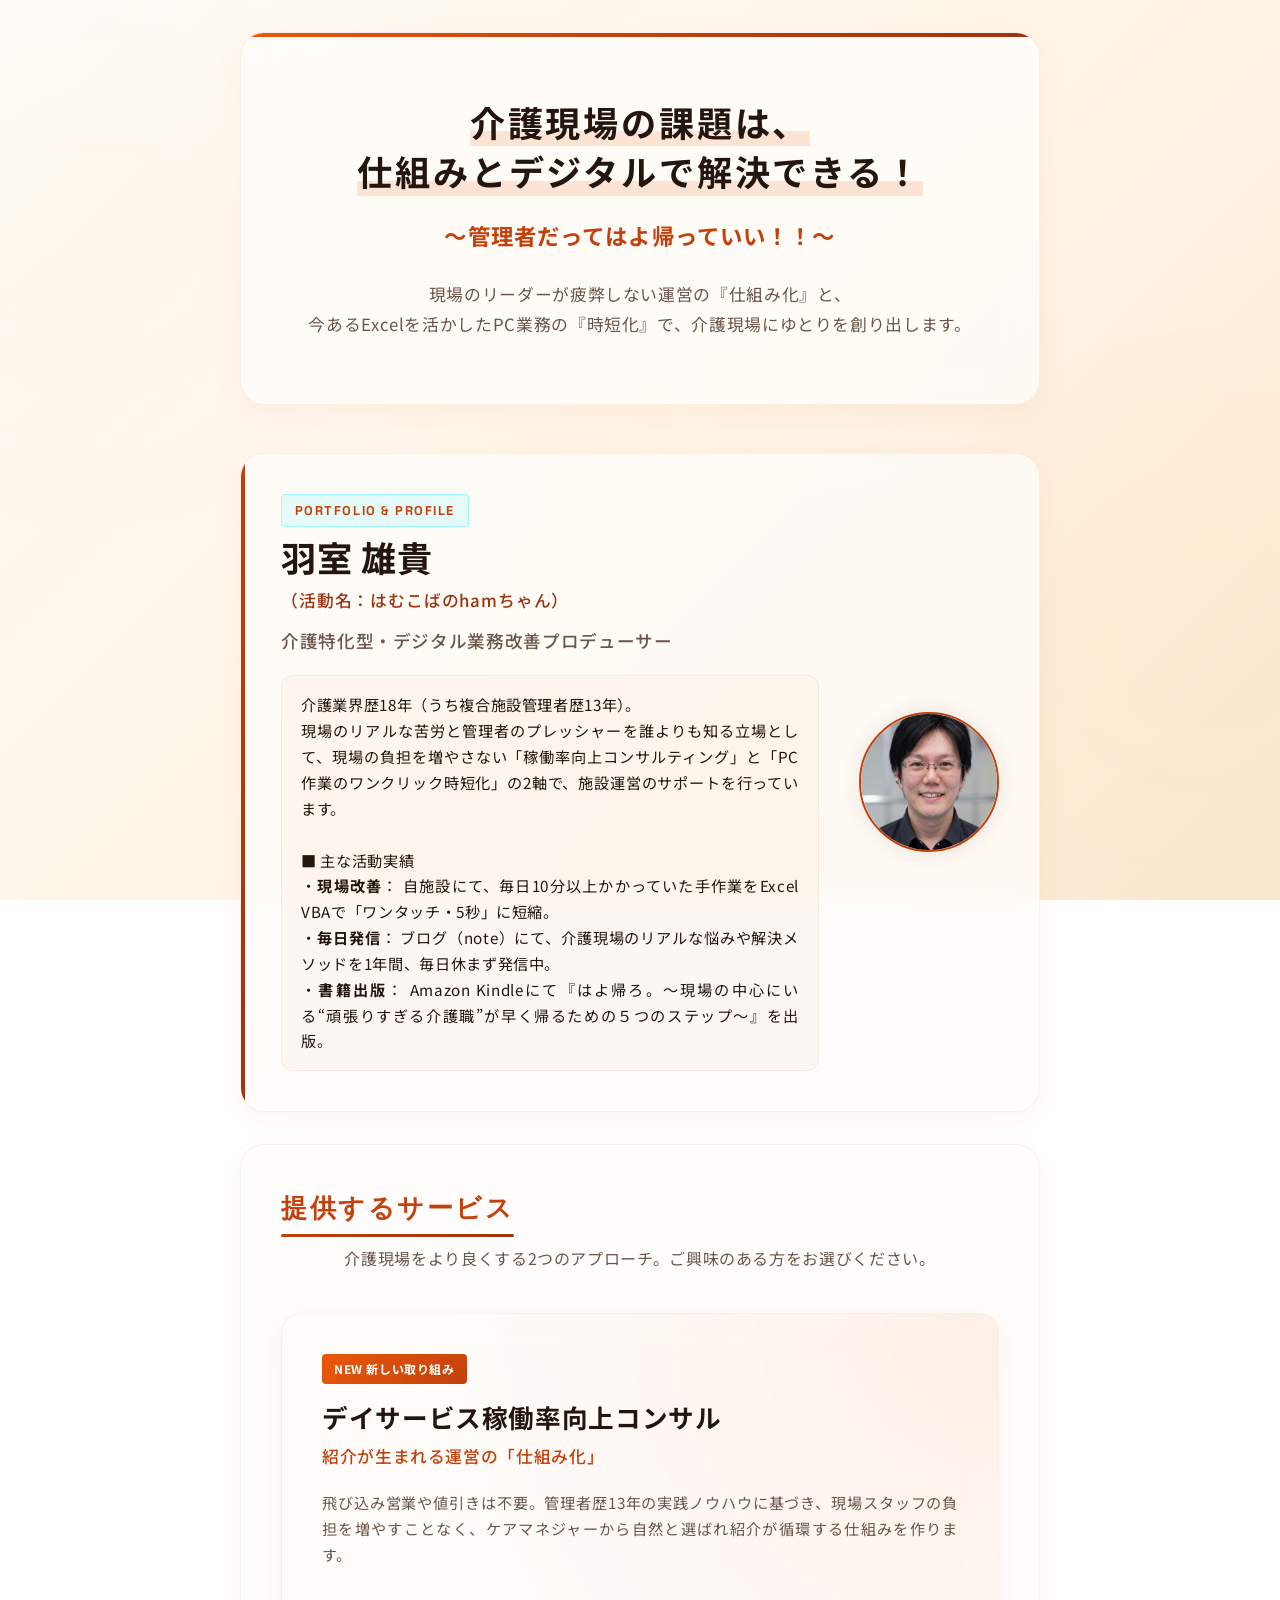
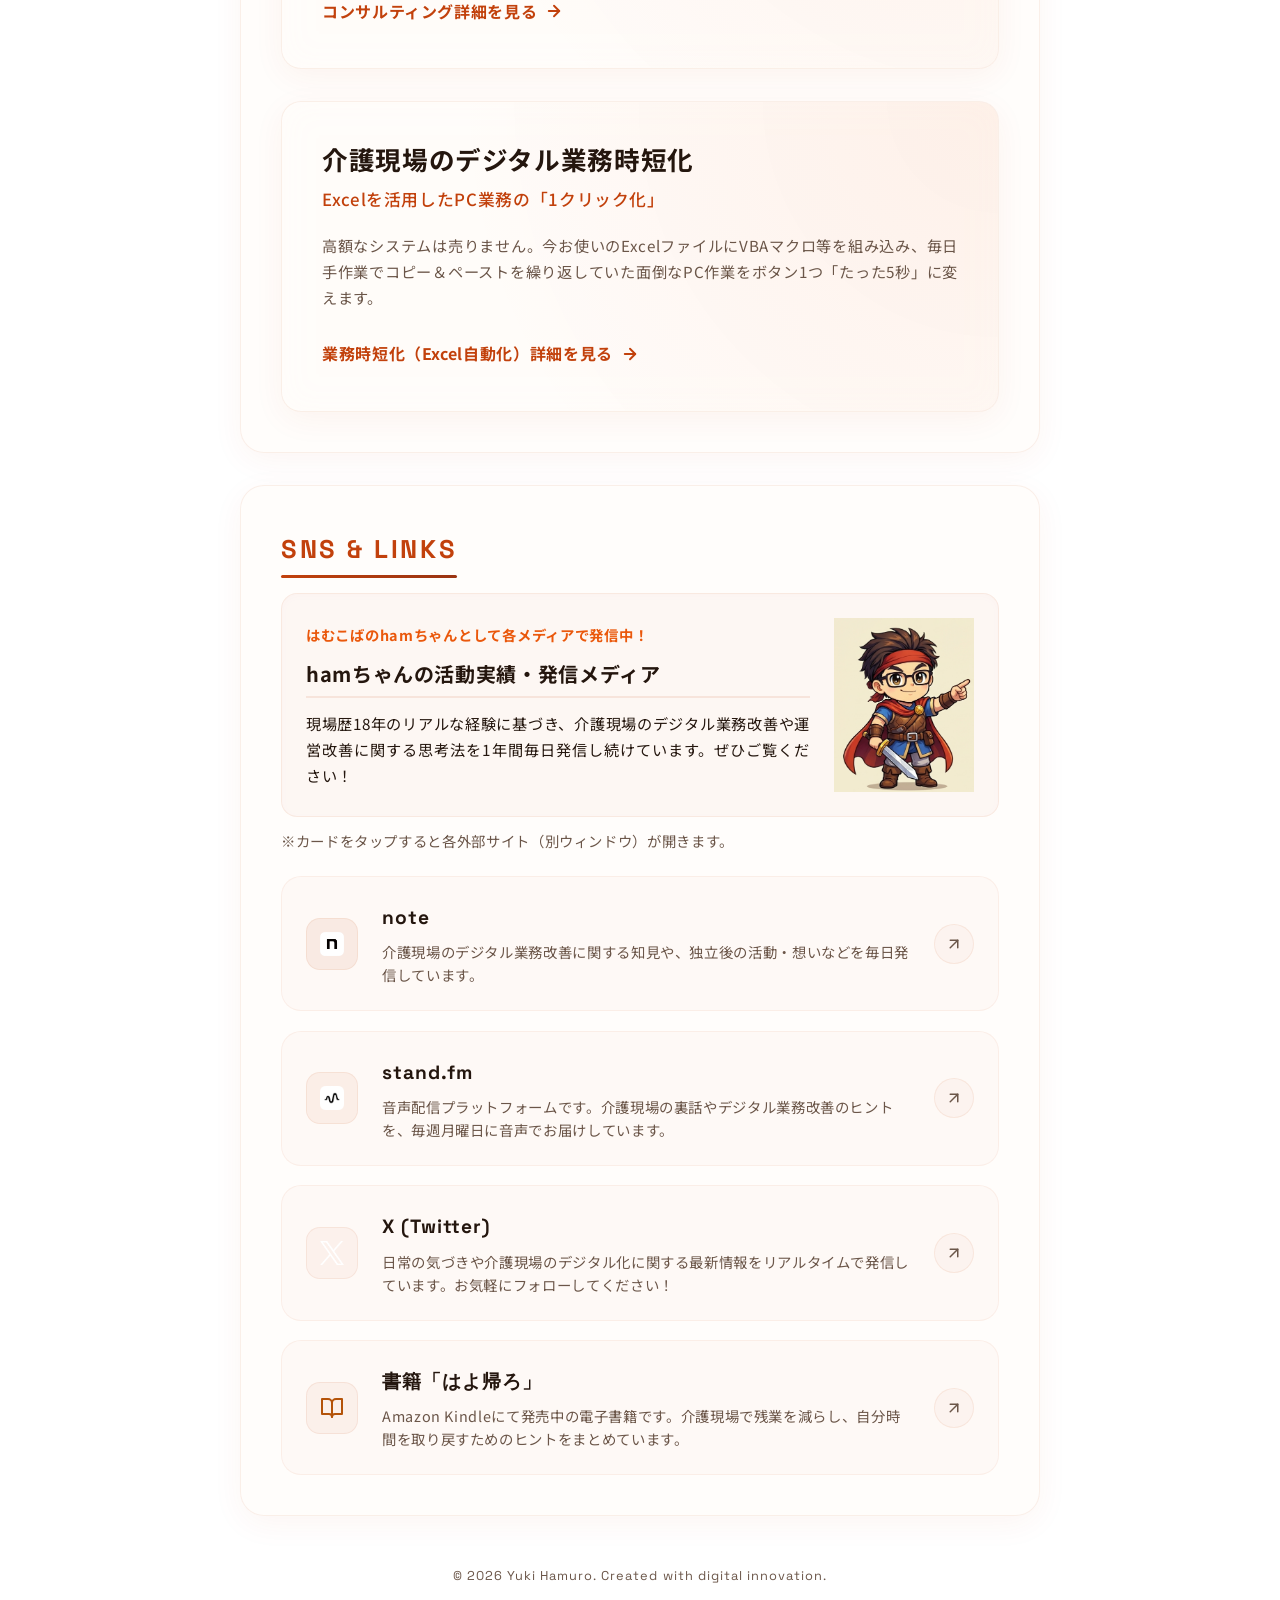
<file: index.html>
<!DOCTYPE html>
<html lang="ja">
<head>
  <meta charset="UTF-8">
  <meta name="viewport" content="width=device-width, initial-scale=1.0">
  <title>羽室 雄貴 | 介護現場の仕組み化・デジタル業務改善プロデューサー</title>
  <meta name="description" content="介護現場歴18年・管理者歴13年の羽室雄貴（はむこばのhamちゃん）ポータルサイト。現場目線にこだわった『稼働率UPコンサル』と、Excel VBAによる『デジタル業務改善』を提供。">
  
  <!-- OGP設定 -->
  <meta property="og:title" content="羽室 雄貴 | 介護現場の仕組み化・デジタル業務改善">
  <meta property="og:description" content="介護現場歴18年・管理者歴13年の羽室雄貴（はむこばのhamちゃん）ポータルサイト。現場目線にこだわった『稼働率UPコンサル』と、Excel VBAによる『デジタル業務改善』を提供。">
  <meta property="og:url" content="https://yuuki-hamchan.github.io/self_introduction_site/">
  <meta property="og:image" content="https://yuuki-hamchan.github.io/self_introduction_site/ogp.png">
  <meta property="og:type" content="website">
  
  <!-- X（旧Twitter）用のカード設定 -->
  <meta name="twitter:card" content="summary_large_image">

  <!-- Google Fonts -->
  <link rel="preconnect" href="https://fonts.googleapis.com">
  <link rel="preconnect" href="https://fonts.gstatic.com" crossorigin>
  <link href="https://fonts.googleapis.com/css2?family=Noto+Sans+JP:wght@400;500;700&family=Orbitron:wght@500;700&family=Space+Grotesk:wght@500;700&display=swap" rel="stylesheet">
  <link rel="stylesheet" href="style.css">
</head>
<body>

  <!-- 背景のネオンデジタル装飾用グラデーションサークル -->
  <div class="bg-circles">
    <div class="circle circle-1"></div>
    <div class="circle circle-2"></div>
    <div class="circle circle-3"></div>
  </div>

  <main class="main-container">
    
    <!-- メインヒーローセクション（新キャッチコピー） -->
    <section class="portal-hero fade-in">
      <div class="portal-hero-content">
        <h1 class="portal-catchphrase">
          <span class="highlight-line">介護現場の課題は、</span><br>
          <span class="highlight-line">仕組みとデジタルで解決できる！</span>
        </h1>
        <p class="portal-sub-catchphrase">～管理者だってはよ帰っていい！！～</p>
        <p class="portal-hero-lead">
          現場のリーダーが疲弊しない運営の『仕組み化』と、<br class="pc-only">
          今あるExcelを活かしたPC業務の『時短化』で、介護現場にゆとりを創り出します。
        </p>
      </div>
    </section>

    <!-- プロフィールカード -->
    <header class="profile-card fade-in delay-1">
      <div class="profile-info">
        <div class="role-badge">PORTFOLIO & PROFILE</div>
        <h2 class="profile-name" id="profile-name">羽室 雄貴</h2>
        <p class="profile-nickname" id="profile-nickname">（活動名：はむこばのhamちゃん）</p>
        <p class="profile-title" id="profile-job">介護特化型・デジタル業務改善プロデューサー</p>
        <div class="profile-message" id="profile-message">
          介護業界歴18年（うち複合施設管理者歴13年）。<br>
          現場のリアルな苦労と管理者のプレッシャーを誰よりも知る立場として、現場の負担を増やさない「稼働率向上コンサルティング」と「PC作業のワンクリック時短化」の2軸で、施設運営のサポートを行っています。<br><br>
          ■ 主な活動実績<br>
          ・<strong>現場改善</strong>： 自施設にて、毎日10分以上かかっていた手作業をExcel VBAで「ワンタッチ・5秒」に短縮。<br>
          ・<strong>毎日発信</strong>： ブログ（note）にて、介護現場のリアルな悩みや解決メソッドを1年間、毎日休まず発信中。<br>
          ・<strong>書籍出版</strong>： Amazon Kindleにて『はよ帰ろ。〜現場の中心にいる“頑張りすぎる介護職”が早く帰るための５つのステップ〜』を出版。
        </div>
      </div>
      <div class="profile-image-wrapper">
        <img src="homepage_image.PNG" alt="羽室 雄貴のプロフィール写真" class="profile-image" id="profile-img">
      </div>
    </header>

    <!-- 分岐ナビゲーションセクション（コンサルが上、時短化が下） -->
    <section class="section service-select-section fade-in delay-2">
      <h2 class="section-title">提供するサービス</h2>
      <p class="service-select-lead">介護現場をより良くする2つのアプローチ。ご興味のある方をお選びください。</p>
      
      <div class="service-grid">
        <!-- 1. デイサービス稼働率向上コンサルティング（上・優先） -->
        <a href="consulting.html" class="service-card consult-card">
          <div class="card-glow"></div>
          <div class="service-card-body">
            <div class="card-status-badge">NEW 新しい取り組み</div>
            <h3 class="service-card-title">デイサービス稼働率向上コンサル</h3>
            <p class="service-card-subtitle">紹介が生まれる運営の「仕組み化」</p>
            <p class="service-card-desc">
              飛び込み営業や値引きは不要。管理者歴13年の実践ノウハウに基づき、現場スタッフの負担を増やすことなく、ケアマネジャーから自然と選ばれ紹介が循環する仕組みを作ります。
            </p>
            <span class="service-card-btn">
              コンサルティング詳細を見る
              <svg viewBox="0 0 24 24" fill="none" stroke="currentColor" stroke-width="2.5" stroke-linecap="round" stroke-linejoin="round" class="btn-arrow">
                <line x1="5" y1="12" x2="19" y2="12"></line>
                <polyline points="12 5 19 12 12 19"></polyline>
              </svg>
            </span>
          </div>
        </a>

        <!-- 2. デジタル業務時短化（下） -->
        <a href="jitan.html" class="service-card jitan-card">
          <div class="card-glow"></div>
          <div class="service-card-body">
            <h3 class="service-card-title">介護現場のデジタル業務時短化</h3>
            <p class="service-card-subtitle">Excelを活用したPC業務の「1クリック化」</p>
            <p class="service-card-desc">
              高額なシステムは売りません。今お使いのExcelファイルにVBAマクロ等を組み込み、毎日手作業でコピー＆ペーストを繰り返していた面倒なPC作業をボタン1つ「たった5秒」に変えます。
            </p>
            <span class="service-card-btn">
              業務時短化（Excel自動化）詳細を見る
              <svg viewBox="0 0 24 24" fill="none" stroke="currentColor" stroke-width="2.5" stroke-linecap="round" stroke-linejoin="round" class="btn-arrow">
                <line x1="5" y1="12" x2="19" y2="12"></line>
                <polyline points="12 5 19 12 12 19"></polyline>
              </svg>
            </span>
          </div>
        </a>
      </div>
    </section>

    <!-- SNSセクション -->
    <section class="section sns-section fade-in delay-3">
      <h2 class="section-title">SNS & Links</h2>

      <div class="sns-intro-container">
        <div class="sns-intro-body">
          <p class="sns-subtitle">はむこばのhamちゃんとして各メディアで発信中！</p>
          <h3 class="sns-intro-title">hamちゃんの活動実績・発信メディア</h3>
          <p class="sns-intro-text">
            現場歴18年のリアルな経験に基づき、介護現場のデジタル業務改善や運営改善に関する思考法を1年間毎日発信し続けています。ぜひご覧ください！
          </p>
        </div>
        <div class="sns-intro-image">
          <img src="logos/hamchan.png" alt="hamちゃん勇者" class="sns-hero-image">
        </div>
      </div>

      <p class="sns-lead">※カードをタップすると各外部サイト（別ウィンドウ）が開きます。</p>
      <div class="sns-grid">
        
        <!-- note リンクカード -->
        <a href="https://note.com/hamukoba_ham" target="_blank" rel="noopener noreferrer" class="sns-card" id="sns-note">
          <div class="sns-icon">
            <img src="logos/note.png" alt="note ロゴ">
          </div>
          <div class="sns-info">
            <h3 class="sns-name">note</h3>
            <p class="sns-desc">介護現場のデジタル業務改善に関する知見や、独立後の活動・想いなどを毎日発信しています。</p>
          </div>
          <div class="sns-arrow">
            <svg viewBox="0 0 24 24" fill="none" stroke="currentColor" stroke-width="2" stroke-linecap="round" stroke-linejoin="round">
              <line x1="7" y1="17" x2="17" y2="7"></line>
              <polyline points="7 7 17 7 17 17"></polyline>
            </svg>
          </div>
        </a>

        <!-- stand.fm リンクカード -->
        <a href="https://stand.fm/channels/65d8b1ed53b400abe2d19268" target="_blank" rel="noopener noreferrer" class="sns-card" id="sns-standfm">
          <div class="sns-icon">
            <img src="logos/standfm.png" alt="stand.fm ロゴ">
          </div>
          <div class="sns-info">
            <h3 class="sns-name">stand.fm</h3>
            <p class="sns-desc">音声配信プラットフォームです。介護現場の裏話やデジタル業務改善のヒントを、毎週月曜日に音声でお届けしています。</p>
          </div>
          <div class="sns-arrow">
            <svg viewBox="0 0 24 24" fill="none" stroke="currentColor" stroke-width="2" stroke-linecap="round" stroke-linejoin="round">
              <line x1="7" y1="17" x2="17" y2="7"></line>
              <polyline points="7 7 17 7 17 17"></polyline>
            </svg>
          </div>
        </a>

        <!-- X (Twitter) リンクカード -->
        <a href="https://x.com/ham_hamkoballc" target="_blank" rel="noopener noreferrer" class="sns-card" id="sns-x">
          <div class="sns-icon">
            <img src="logos/x.png" alt="X ロゴ">
          </div>
          <div class="sns-info">
            <h3 class="sns-name">X (Twitter)</h3>
            <p class="sns-desc">日常の気づきや介護現場のデジタル化に関する最新情報をリアルタイムで発信しています。お気軽にフォローしてください！</p>
          </div>
          <div class="sns-arrow">
            <svg viewBox="0 0 24 24" fill="none" stroke="currentColor" stroke-width="2" stroke-linecap="round" stroke-linejoin="round">
              <line x1="7" y1="17" x2="17" y2="7"></line>
              <polyline points="7 7 17 7 17 17"></polyline>
            </svg>
          </div>
        </a>

        <!-- 著書 リンクカード -->
        <a href="https://amzn.asia/d/f8YSsXB" target="_blank" rel="noopener noreferrer" class="sns-card" id="sns-book">
          <div class="sns-icon">
            <svg viewBox="0 0 24 24" fill="none" stroke="currentColor" stroke-width="2" stroke-linecap="round" stroke-linejoin="round">
              <path d="M2 3h6a4 4 0 0 1 4 4v14a3 3 0 0 0-3-3H2z" />
              <path d="M22 3h-6a4 4 0 0 0-4 4v14a3 3 0 0 1 3-3h7z" />
            </svg>
          </div>
          <div class="sns-info">
            <h3 class="sns-name">書籍「はよ帰ろ」</h3>
            <p class="sns-desc">Amazon Kindleにて発売中の電子書籍です。介護現場で残業を減らし、自分時間を取り戻すためのヒントをまとめています。</p>
          </div>
          <div class="sns-arrow">
            <svg viewBox="0 0 24 24" fill="none" stroke="currentColor" stroke-width="2" stroke-linecap="round" stroke-linejoin="round">
              <line x1="7" y1="17" x2="17" y2="7"></line>
              <polyline points="7 7 17 7 17 17"></polyline>
            </svg>
          </div>
        </a>

      </div>
    </section>

    <!-- フッター -->
    <footer class="main-footer fade-in delay-3">
      <p class="copyright">&copy; 2026 Yuki Hamuro. Created with digital innovation.</p>
    </footer>
  </main>

  <script src="script.js"></script>
</body>
</html>
</file>
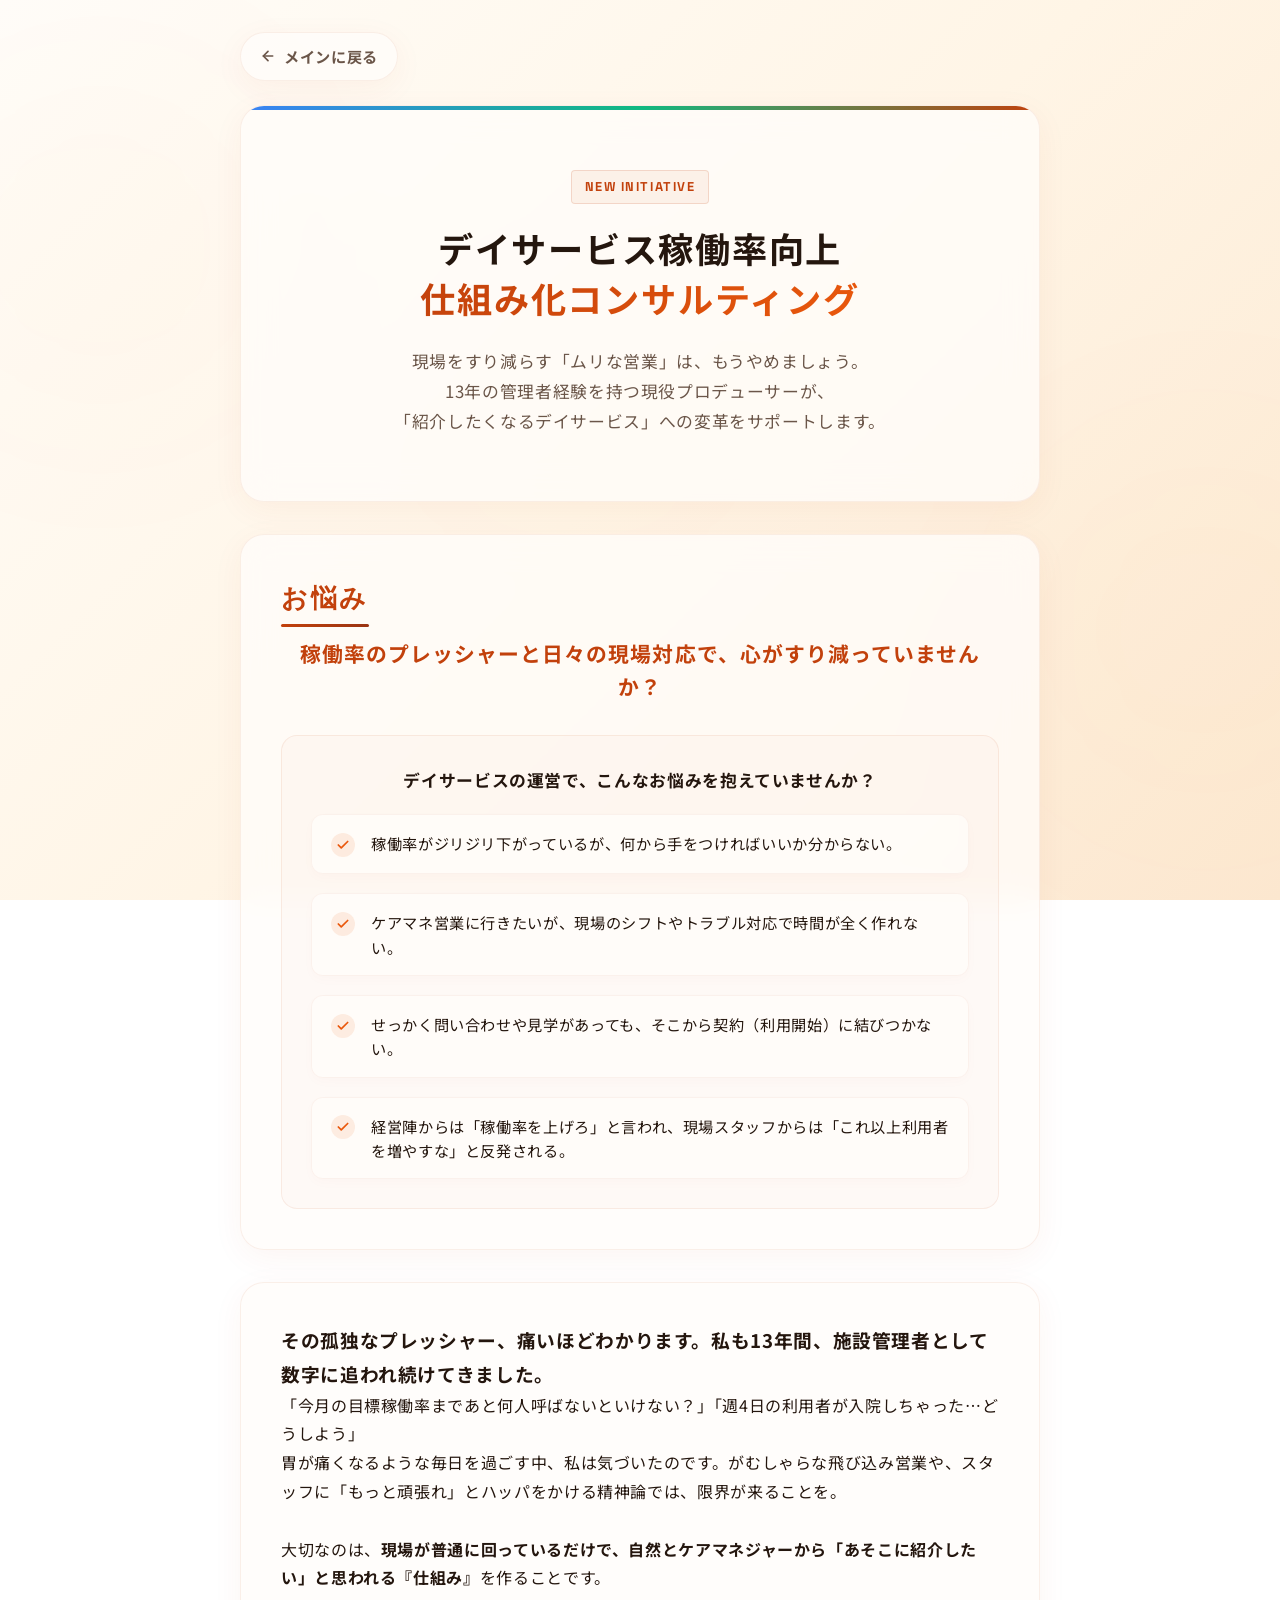
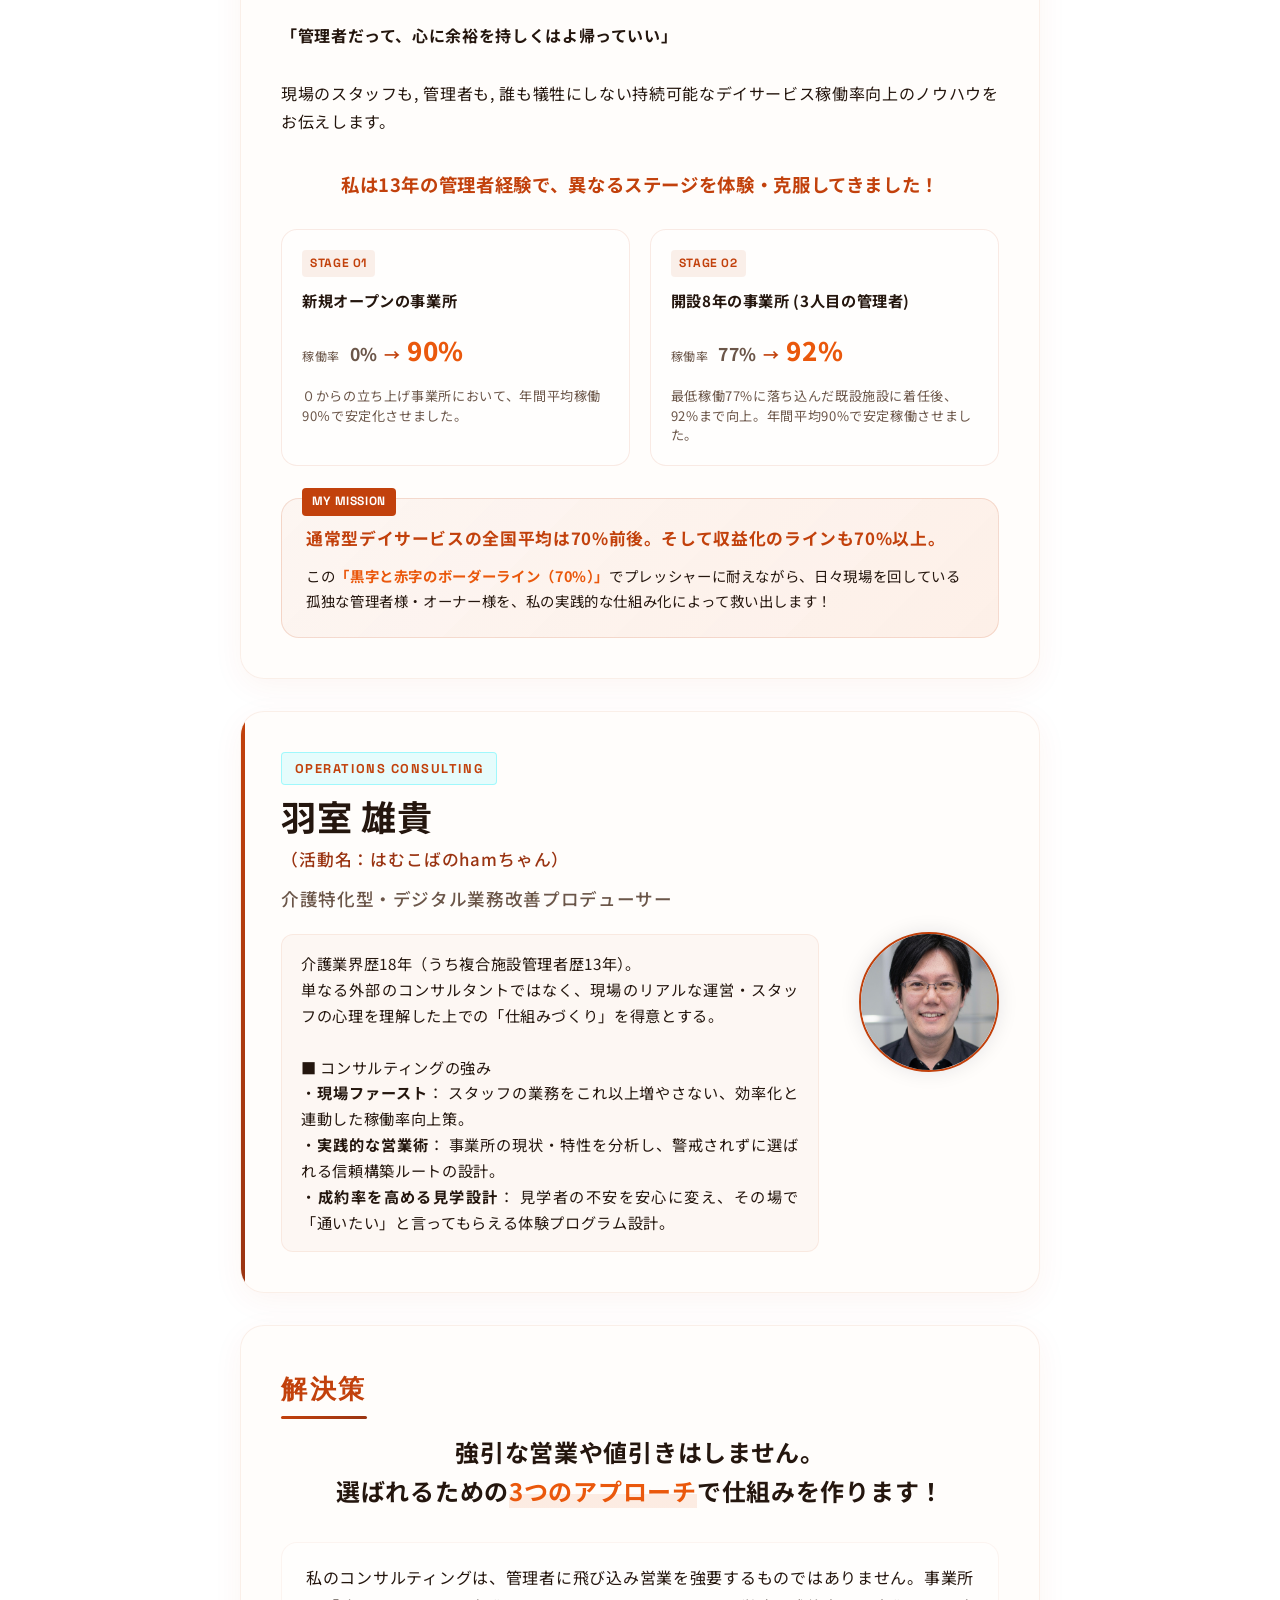
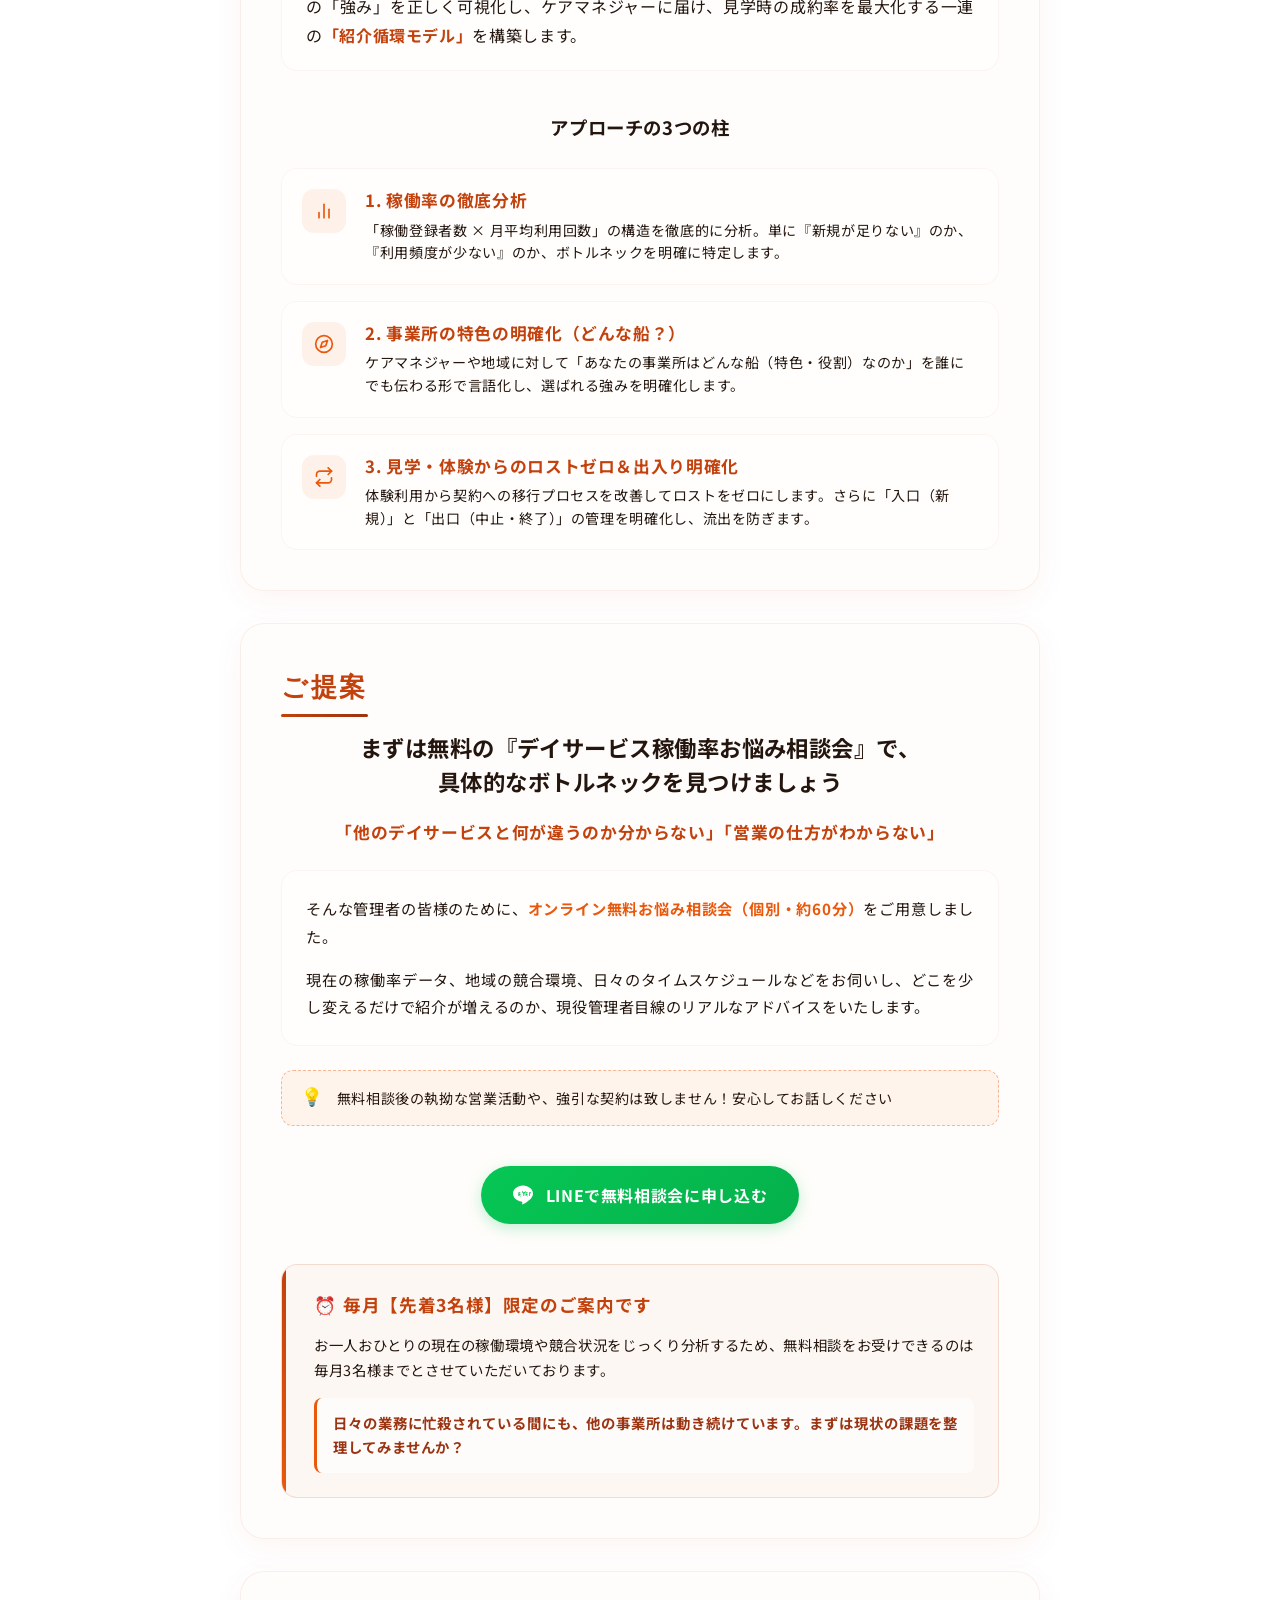
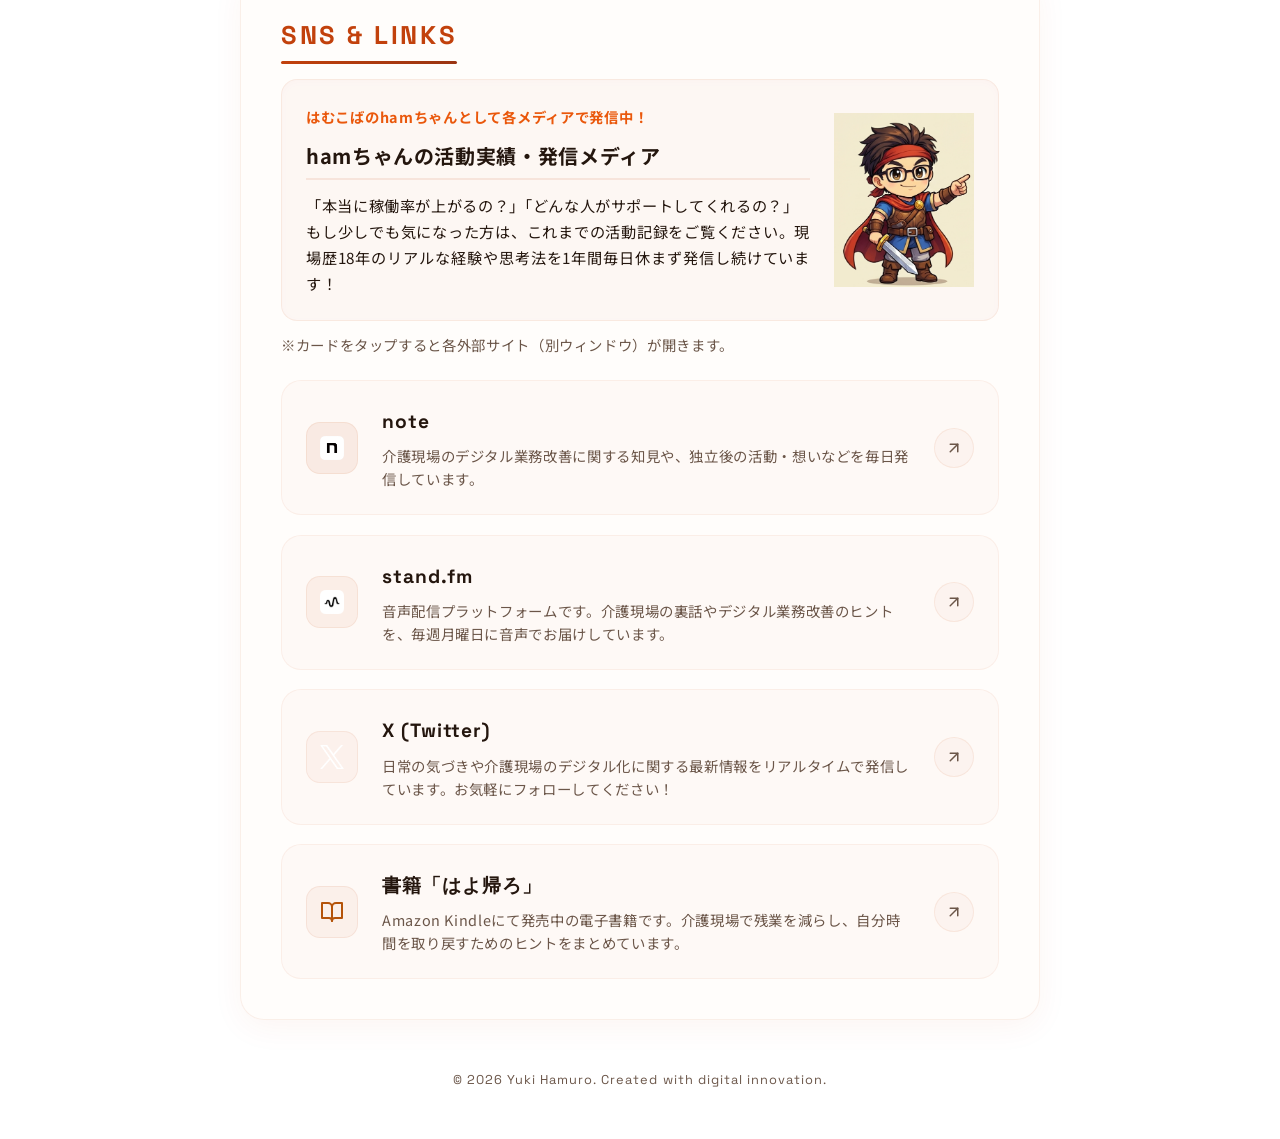
<file: consulting.html>
<!DOCTYPE html>
<html lang="ja">
<head>
  <meta charset="UTF-8">
  <meta name="viewport" content="width=device-width, initial-scale=1.0">
  <title>デイサービス稼働率向上コンサル | 羽室 雄貴（はむこばのhamちゃん）</title>
  <meta name="description" content="現場の負担を増やさず、紹介が生まれる仕組みをつくる。管理者歴13年の現役目線で、デイサービスの稼働率低下にお悩みの管理者様を徹底サポート。無料お悩み相談会受付中。">
  
  <!-- OGP設定 -->
  <meta property="og:title" content="デイサービス稼働率向上コンサル | 羽室 雄貴">
  <meta property="og:description" content="管理者歴13年の経験から導き出した、現場が疲弊しないデイサービス稼働率向上メソッド。">
  <meta property="og:url" content="https://yuuki-hamchan.github.io/self_introduction_site/consulting.html">
  <meta property="og:image" content="https://yuuki-hamchan.github.io/self_introduction_site/ogp.png">
  <meta property="og:type" content="article">
  
  <!-- X（旧Twitter）用のカード設定 -->
  <meta name="twitter:card" content="summary_large_image">

  <!-- Google Fonts -->
  <link rel="preconnect" href="https://fonts.googleapis.com">
  <link rel="preconnect" href="https://fonts.gstatic.com" crossorigin>
  <link href="https://fonts.googleapis.com/css2?family=Noto+Sans+JP:wght@400;500;700&family=Orbitron:wght@500;700&family=Space+Grotesk:wght@500;700&display=swap" rel="stylesheet">
  <link rel="stylesheet" href="style.css">
</head>
<body>

  <!-- 背景のネオンデジタル装飾用グラデーションサークル -->
  <div class="bg-circles">
    <div class="circle circle-1"></div>
    <div class="circle circle-2"></div>
    <div class="circle circle-3"></div>
  </div>

  <main class="main-container">
    <!-- メインに戻るナビゲーション -->
    <div class="nav-back-container fade-in">
      <a href="index.html" class="nav-back-btn">
        <svg viewBox="0 0 24 24" fill="none" stroke="currentColor" stroke-width="2.5" stroke-linecap="round" stroke-linejoin="round" class="back-icon">
          <line x1="19" y1="12" x2="5" y2="12"></line>
          <polyline points="12 19 5 12 12 5"></polyline>
        </svg>
        メインに戻る
      </a>
    </div>

    <!-- コンサル専用のヒーローセクション（CSSでリッチに装飾） -->
    <section class="consult-hero-card fade-in">
      <div class="hero-badge">NEW INITIATIVE</div>
      <h1 class="hero-title">
        デイサービス稼働率向上<br>
        <span class="hero-gradient-text">仕組み化コンサルティング</span>
      </h1>
      <p class="hero-lead">
        現場をすり減らす「ムリな営業」は、もうやめましょう。<br>
        13年の管理者経験を持つ現役プロデューサーが、<br class="pc-only">
        「紹介したくなるデイサービス」への変革をサポートします。
      </p>
    </section>

    <!-- お悩み提起セクション (Problem) -->
    <section class="section problem-section fade-in delay-1">
      <h2 class="section-title">お悩み</h2>
      <p class="problem-lead">
        稼働率のプレッシャーと日々の現場対応で、<br class="sp-only">心がすり減っていませんか？
      </p>
      <div class="problem-container">
        <p class="problem-intro">デイサービスの運営で、こんなお悩みを抱えていませんか？</p>
        <ul class="problem-list">
          <li class="problem-item">
            <span class="problem-icon">
              <svg viewBox="0 0 24 24" fill="none" stroke="currentColor" stroke-width="3" stroke-linecap="round" stroke-linejoin="round">
                <polyline points="20 6 9 17 4 12"></polyline>
              </svg>
            </span>
            <span class="problem-text">稼働率がジリジリ下がっているが、何から手をつければいいか分からない。</span>
          </li>
          <li class="problem-item">
            <span class="problem-icon">
              <svg viewBox="0 0 24 24" fill="none" stroke="currentColor" stroke-width="3" stroke-linecap="round" stroke-linejoin="round">
                <polyline points="20 6 9 17 4 12"></polyline>
              </svg>
            </span>
            <span class="problem-text">ケアマネ営業に行きたいが、現場のシフトやトラブル対応で時間が全く作れない。</span>
          </li>
          <li class="problem-item">
            <span class="problem-icon">
              <svg viewBox="0 0 24 24" fill="none" stroke="currentColor" stroke-width="3" stroke-linecap="round" stroke-linejoin="round">
                <polyline points="20 6 9 17 4 12"></polyline>
              </svg>
            </span>
            <span class="problem-text">せっかく問い合わせや見学があっても、そこから契約（利用開始）に結びつかない。</span>
          </li>
          <li class="problem-item">
            <span class="problem-icon">
              <svg viewBox="0 0 24 24" fill="none" stroke="currentColor" stroke-width="3" stroke-linecap="round" stroke-linejoin="round">
                <polyline points="20 6 9 17 4 12"></polyline>
              </svg>
            </span>
            <span class="problem-text">経営陣からは「稼働率を上げろ」と言われ、現場スタッフからは「これ以上利用者を増やすな」と反発される。</span>
          </li>
        </ul>
      </div>
    </section>

    <!-- 共感・自己紹介セクション (Empathy Section) -->
    <section class="section empathy-section fade-in delay-2">
      <div class="empathy-container">
        <div class="empathy-content">
          <h3 class="empathy-title">その孤独なプレッシャー、痛いほどわかります。私も13年間、施設管理者として数字に追われ続けてきました。</h3>
          <p class="empathy-text">
            「今月の目標稼働率まであと何人呼ばないといけない？」「週4日の利用者が入院しちゃった…どうしよう」<br>
            胃が痛くなるような毎日を過ごす中、私は気づいたのです。がむしゃらな飛び込み営業や、スタッフに「もっと頑張れ」とハッパをかける精神論では、限界が来ることを。<br><br>
            大切なのは、<strong>現場が普通に回っているだけで、自然とケアマネジャーから「あそこに紹介したい」と思われる『仕組み』</strong>を作ることです。<br><br>
            <strong>「管理者だって、心に余裕を持しくはよ帰っていい」</strong><br><br>
            現場のスタッフも, 管理者も, 誰も犠牲にしない持続可能なデイサービス稼働率向上のノウハウをお伝えします。
          </p>

          <!-- 実績：異なる2つのステージの体験 -->
          <div class="experience-stages">
            <h4 class="stages-title">私は13年の管理者経験で、異なるステージを体験・克服してきました！</h4>
            <div class="stages-grid">
              <div class="stage-card">
                <div class="stage-badge">STAGE 01</div>
                <h5 class="stage-name">新規オープンの事業所</h5>
                <p class="stage-achievement">
                  <span class="label">稼働率</span>
                  <span class="num-start">0%</span>
                  <span class="arrow">→</span>
                  <span class="num-end">90%</span>
                </p>
                <p class="stage-desc">０からの立ち上げ事業所において、年間平均稼働90％で安定化させました。</p>
              </div>
              <div class="stage-card">
                <div class="stage-badge">STAGE 02</div>
                <h5 class="stage-name">開設8年の事業所 (3人目の管理者)</h5>
                <p class="stage-achievement">
                  <span class="label">稼働率</span>
                  <span class="num-start">77%</span>
                  <span class="arrow">→</span>
                  <span class="num-end">92%</span>
                </p>
                <p class="stage-desc">最低稼働77%に落ち込んだ既設施設に着任後、92%まで向上。年間平均90%で安定稼働させました。</p>
              </div>
            </div>
          </div>

          <!-- 課題とターゲット -->
          <div class="target-mission-box">
            <div class="mission-badge">MY MISSION</div>
            <h4 class="mission-title">通常型デイサービスの全国平均は70%前後。そして収益化のラインも70%以上。</h4>
            <p class="mission-text">
              この<strong>「黒字と赤字のボーダーライン（70%）」</strong>でプレッシャーに耐えながら、日々現場を回している孤独な管理者様・オーナー様を、私の実践的な仕組み化によって救い出します！
            </p>
          </div>
        </div>
      </div>
    </section>

    <!-- ヘッダーカード（名前と職業、プロフィールメッセージ） -->
    <header class="profile-card fade-in delay-3">
      <div class="profile-info">
        <div class="role-badge">OPERATIONS CONSULTING</div>
        <h1 class="profile-name" id="profile-name">羽室 雄貴</h1>
        <p class="profile-nickname" id="profile-nickname">（活動名：はむこばのhamちゃん）</p>
        <p class="profile-title" id="profile-job">介護特化型・デジタル業務改善プロデューサー</p>
        <div class="profile-message" id="profile-message">
          介護業界歴18年（うち複合施設管理者歴13年）。<br>
          単なる外部のコンサルタントではなく、現場のリアルな運営・スタッフの心理を理解した上での「仕組みづくり」を得意とする。<br><br>
          ■ コンサルティングの強み<br>
          ・<strong>現場ファースト</strong>： スタッフの業務をこれ以上増やさない、効率化と連動した稼働率向上策。<br>
          ・<strong>実践的な営業術</strong>： 事業所の現状・特性を分析し、警戒されずに選ばれる信頼構築ルートの設計。<br>
          ・<strong>成約率を高める見学設計</strong>： 見学者の不安を安心に変え、その場で「通いたい」と言ってもらえる体験プログラム設計。
        </div>
      </div>
      <div class="profile-image-wrapper">
        <img src="homepage_image.PNG" alt="羽室 雄貴のプロフィール写真" class="profile-image" id="profile-img">
      </div>
    </header>

    <!-- 解決策セクション (Solution) -->
    <section class="section solution-section fade-in delay-4">
      <h2 class="section-title">解決策</h2>
      
      <div class="solution-container">
        <!-- キャッチコピー -->
        <h3 class="solution-catchphrase">
          強引な営業や値引きはしません。<br>選ばれるための<span class="highlight-text">3つのアプローチ</span>で仕組みを作ります！
        </h3>
        
        <!-- リード文 -->
        <p class="solution-intro-text">
          私のコンサルティングは、管理者に飛び込み営業を強要するものではありません。事業所の「強み」を正しく可視化し、ケアマネジャーに届け、見学時の成約率を最大化する一連の<strong>「紹介循環モデル」</strong>を構築します。
        </p>

        <!-- 3つのアプローチカード -->
        <div class="benefits-container">
          <h4 class="benefits-title">アプローチの3つの柱</h4>
          
          <div class="benefits-list">
            <div class="benefit-item">
              <div class="benefit-icon">
                <!-- グラフ・分析のアイコン -->
                <svg viewBox="0 0 24 24" fill="none" stroke="currentColor" stroke-width="2" stroke-linecap="round" stroke-linejoin="round">
                  <line x1="18" y1="20" x2="18" y2="10"></line>
                  <line x1="12" y1="20" x2="12" y2="4"></line>
                  <line x1="6" y1="20" x2="6" y2="14"></line>
                </svg>
              </div>
              <div class="benefit-body">
                <h5 class="benefit-item-title">1. 稼働率の徹底分析</h5>
                <p class="benefit-item-text">「稼働登録者数 × 月平均利用回数」の構造を徹底的に分析。単に『新規が足りない』のか、『利用頻度が少ない』のか、ボトルネックを明確に特定します。</p>
              </div>
            </div>

            <div class="benefit-item">
              <div class="benefit-icon">
                <!-- 船・羅針盤のアイコン -->
                <svg viewBox="0 0 24 24" fill="none" stroke="currentColor" stroke-width="2" stroke-linecap="round" stroke-linejoin="round">
                  <circle cx="12" cy="12" r="10"></circle>
                  <polygon points="16.24 7.76 14.12 14.12 7.76 16.24 9.88 9.88 16.24 7.76"></polygon>
                </svg>
              </div>
              <div class="benefit-body">
                <h5 class="benefit-item-title">2. 事業所の特色の明確化（どんな船？）</h5>
                <p class="benefit-item-text">ケアマネジャーや地域に対して「あなたの事業所はどんな船（特色・役割）なのか」を誰にでも伝わる形で言語化し、選ばれる強みを明確化します。</p>
              </div>
            </div>

            <div class="benefit-item">
              <div class="benefit-icon">
                <!-- 矢印・入出力のアイコン -->
                <svg viewBox="0 0 24 24" fill="none" stroke="currentColor" stroke-width="2" stroke-linecap="round" stroke-linejoin="round">
                  <polyline points="17 1 21 5 17 9"></polyline>
                  <path d="M3 11V9a4 4 0 0 1 4-4h14"></path>
                  <polyline points="7 23 3 19 7 15"></polyline>
                  <path d="M21 13v2a4 4 0 0 1-4 4H3"></path>
                </svg>
              </div>
              <div class="benefit-body">
                <h5 class="benefit-item-title">3. 見学・体験からのロストゼロ＆出入り明確化</h5>
                <p class="benefit-item-text">体験利用から契約への移行プロセスを改善してロストをゼロにします。さらに「入口（新規）」と「出口（中止・終了）」の管理を明確化し、流出を防ぎます。</p>
              </div>
            </div>
          </div>
        </div>

      </div>
    </section>

    <!-- 提案セクション (Proposal) -->
    <section class="section proposal-section fade-in delay-5">
      <h2 class="section-title">ご提案</h2>
      <div class="proposal-container">
        <h3 class="proposal-catchphrase">
          まずは無料の『デイサービス稼働率お悩み相談会』で、<br class="pc-only">具体的なボトルネックを見つけましょう
        </h3>
        
        <p class="proposal-lead">
          「他のデイサービスと何が違うのか分からない」「営業の仕方がわからない」
        </p>
        
        <div class="proposal-card-content">
          <p class="proposal-text">
            そんな管理者の皆様のために、<strong>オンライン無料お悩み相談会（個別・約60分）</strong>をご用意しました。
          </p>
          <p class="proposal-text">
            現在の稼働率データ、地域の競合環境、日々のタイムスケジュールなどをお伺いし、どこを少し変えるだけで紹介が増えるのか、現役管理者目線のリアルなアドバイスをいたします。
          </p>
        </div>

        <div class="proposal-info-box warning-box">
          <span class="info-icon">💡</span>
          <p class="info-text">
            無料相談後の執拗な営業活動や、強引な契約は致しません！安心してお話しください
          </p>
        </div>

        <div class="proposal-action">
          <a href="https://lin.ee/uGoVAcD" target="_blank" rel="noopener noreferrer" class="proposal-btn">
            <span class="btn-icon">
              <svg viewBox="0 0 24 24" fill="currentColor">
                <path d="M24 10.304c0-5.369-5.383-9.738-12-9.738s-12 4.369-12 9.738c0 4.814 4.269 8.846 10.036 9.586.39.084.922.258 1.057.592.12.3.078.769.038 1.073l-.168 1.02c-.05.304-.243 1.19 1.048.649 1.291-.541 6.965-4.095 9.497-7.009 2.015-2.27 2.492-4.529 2.492-5.911zm-15.53 2.894h-1.636a.375.375 0 0 1-.375-.375v-3.79a.375.375 0 0 1 .375-.375h1.636a.375.375 0 0 1 .375.375v.51a.375.375 0 0 1-.375.375H7.71v.864h1.02a.375.375 0 0 1 .375.375v.51a.375.375 0 0 1-.375.375H7.71v.88h1.272a.375.375 0 0 1 .375.375v.51a.375.375 0 0 1-.375.375zm4.845 0h-.515a.375.375 0 0 1-.375-.375v-2.21l-1.63-2.129a.377.377 0 0 1-.059-.208v-.515a.375.375 0 0 1 .536-.341l1.716 1.488 1.72-1.488a.375.375 0 0 1 .537.341v.515a.377.377 0 0 1-.06.208l-1.63 2.129v2.21a.375.375 0 0 1-.375.375zm3.822 0h-1.636a.375.375 0 0 1-.375-.375v-3.79a.375.375 0 0 1 .375-.375h1.636a.375.375 0 0 1 .375.375v.51a.375.375 0 0 1-.375.375h-1.12v.864h1.02a.375.375 0 0 1 .375.375v.51a.375.375 0 0 1-.375.375h-1.02v.88h1.272a.375.375 0 0 1 .375.375v.51a.375.375 0 0 1-.375.375zm4.07 0h-1.636a.375.375 0 0 1-.375-.375v-3.79a.375.375 0 0 1 .375-.375h1.636a.375.375 0 0 1 .375.375v.51a.375.375 0 0 1-.375.375h-1.12v3.28a.375.375 0 0 1-.375.375z"/>
              </svg>
            </span>
            LINEで無料相談会に申し込む
          </a>
        </div>

        <div class="proposal-limit-box">
          <h4 class="limit-title">毎月【先着3名様】限定のご案内です</h4>
          <p class="limit-text">
            お一人おひとりの現在の稼働環境や競合状況をじっくり分析するため、無料相談をお受けできるのは毎月3名様までとさせていただいております。
          </p>
          <p class="limit-text limit-message">
            日々の業務に忙殺されている間にも、他の事業所は動き続けています。まずは現状の課題を整理してみませんか？
          </p>
        </div>
      </div>
    </section>

    <!-- SNSセクション -->
    <section class="section sns-section fade-in delay-5">
      <h2 class="section-title">SNS & Links</h2>

      <div class="sns-intro-container">
        <div class="sns-intro-body">
          <p class="sns-subtitle">はむこばのhamちゃんとして各メディアで発信中！</p>
          <h3 class="sns-intro-title">hamちゃんの活動実績・発信メディア</h3>
          <p class="sns-intro-text">
            「本当に稼働率が上がるの？」「どんな人がサポートしてくれるの？」<br>
            もし少しでも気になった方は、これまでの活動記録をご覧ください。現場歴18年のリアルな経験や思考法を1年間毎日休まず発信し続けています！
          </p>
        </div>
        <div class="sns-intro-image">
          <img src="logos/hamchan.png" alt="hamちゃん勇者" class="sns-hero-image">
        </div>
      </div>

      <p class="sns-lead">※カードをタップすると各外部サイト（別ウィンドウ）が開きます。</p>
      <div class="sns-grid">
        
        <!-- note リンクカード -->
        <a href="https://note.com/hamukoba_ham" target="_blank" rel="noopener noreferrer" class="sns-card" id="sns-note">
          <div class="sns-icon">
            <img src="logos/note.png" alt="note ロゴ">
          </div>
          <div class="sns-info">
            <h3 class="sns-name">note</h3>
            <p class="sns-desc">介護現場のデジタル業務改善に関する知見や、独立後の活動・想いなどを毎日発信しています。</p>
          </div>
          <div class="sns-arrow">
            <svg viewBox="0 0 24 24" fill="none" stroke="currentColor" stroke-width="2" stroke-linecap="round" stroke-linejoin="round">
              <line x1="7" y1="17" x2="17" y2="7"></line>
              <polyline points="7 7 17 7 17 17"></polyline>
            </svg>
          </div>
        </a>

        <!-- stand.fm リンクカード -->
        <a href="https://stand.fm/channels/65d8b1ed53b400abe2d19268" target="_blank" rel="noopener noreferrer" class="sns-card" id="sns-standfm">
          <div class="sns-icon">
            <img src="logos/standfm.png" alt="stand.fm ロゴ">
          </div>
          <div class="sns-info">
            <h3 class="sns-name">stand.fm</h3>
            <p class="sns-desc">音声配信プラットフォームです。介護現場の裏話やデジタル業務改善のヒントを、毎週月曜日に音声でお届けしています。</p>
          </div>
          <div class="sns-arrow">
            <svg viewBox="0 0 24 24" fill="none" stroke="currentColor" stroke-width="2" stroke-linecap="round" stroke-linejoin="round">
              <line x1="7" y1="17" x2="17" y2="7"></line>
              <polyline points="7 7 17 7 17 17"></polyline>
            </svg>
          </div>
        </a>

        <!-- X (Twitter) リンクカード -->
        <a href="https://x.com/ham_hamkoballc" target="_blank" rel="noopener noreferrer" class="sns-card" id="sns-x">
          <div class="sns-icon">
            <img src="logos/x.png" alt="X ロゴ">
          </div>
          <div class="sns-info">
            <h3 class="sns-name">X (Twitter)</h3>
            <p class="sns-desc">日常の気づきや介護現場のデジタル化に関する最新情報をリアルタイムで発信しています。お気軽にフォローしてください！</p>
          </div>
          <div class="sns-arrow">
            <svg viewBox="0 0 24 24" fill="none" stroke="currentColor" stroke-width="2" stroke-linecap="round" stroke-linejoin="round">
              <line x1="7" y1="17" x2="17" y2="7"></line>
              <polyline points="7 7 17 7 17 17"></polyline>
            </svg>
          </div>
        </a>

        <!-- 著書 リンクカード -->
        <a href="https://amzn.asia/d/f8YSsXB" target="_blank" rel="noopener noreferrer" class="sns-card" id="sns-book">
          <div class="sns-icon">
            <svg viewBox="0 0 24 24" fill="none" stroke="currentColor" stroke-width="2" stroke-linecap="round" stroke-linejoin="round">
              <path d="M2 3h6a4 4 0 0 1 4 4v14a3 3 0 0 0-3-3H2z" />
              <path d="M22 3h-6a4 4 0 0 0-4 4v14a3 3 0 0 1 3-3h7z" />
            </svg>
          </div>
          <div class="sns-info">
            <h3 class="sns-name">書籍「はよ帰ろ」</h3>
            <p class="sns-desc">Amazon Kindleにて発売中の電子書籍です。介護現場で残業を減らし、自分時間を取り戻すためのヒントをまとめています。</p>
          </div>
          <div class="sns-arrow">
            <svg viewBox="0 0 24 24" fill="none" stroke="currentColor" stroke-width="2" stroke-linecap="round" stroke-linejoin="round">
              <line x1="7" y1="17" x2="17" y2="7"></line>
              <polyline points="7 7 17 7 17 17"></polyline>
            </svg>
          </div>
        </a>

      </div>
    </section>

    <!-- フッター -->
    <footer class="main-footer fade-in delay-5">
      <p class="copyright">&copy; 2026 Yuki Hamuro. Created with digital innovation.</p>
    </footer>
  </main>

  <script src="script.js"></script>
</body>
</html>
</file>
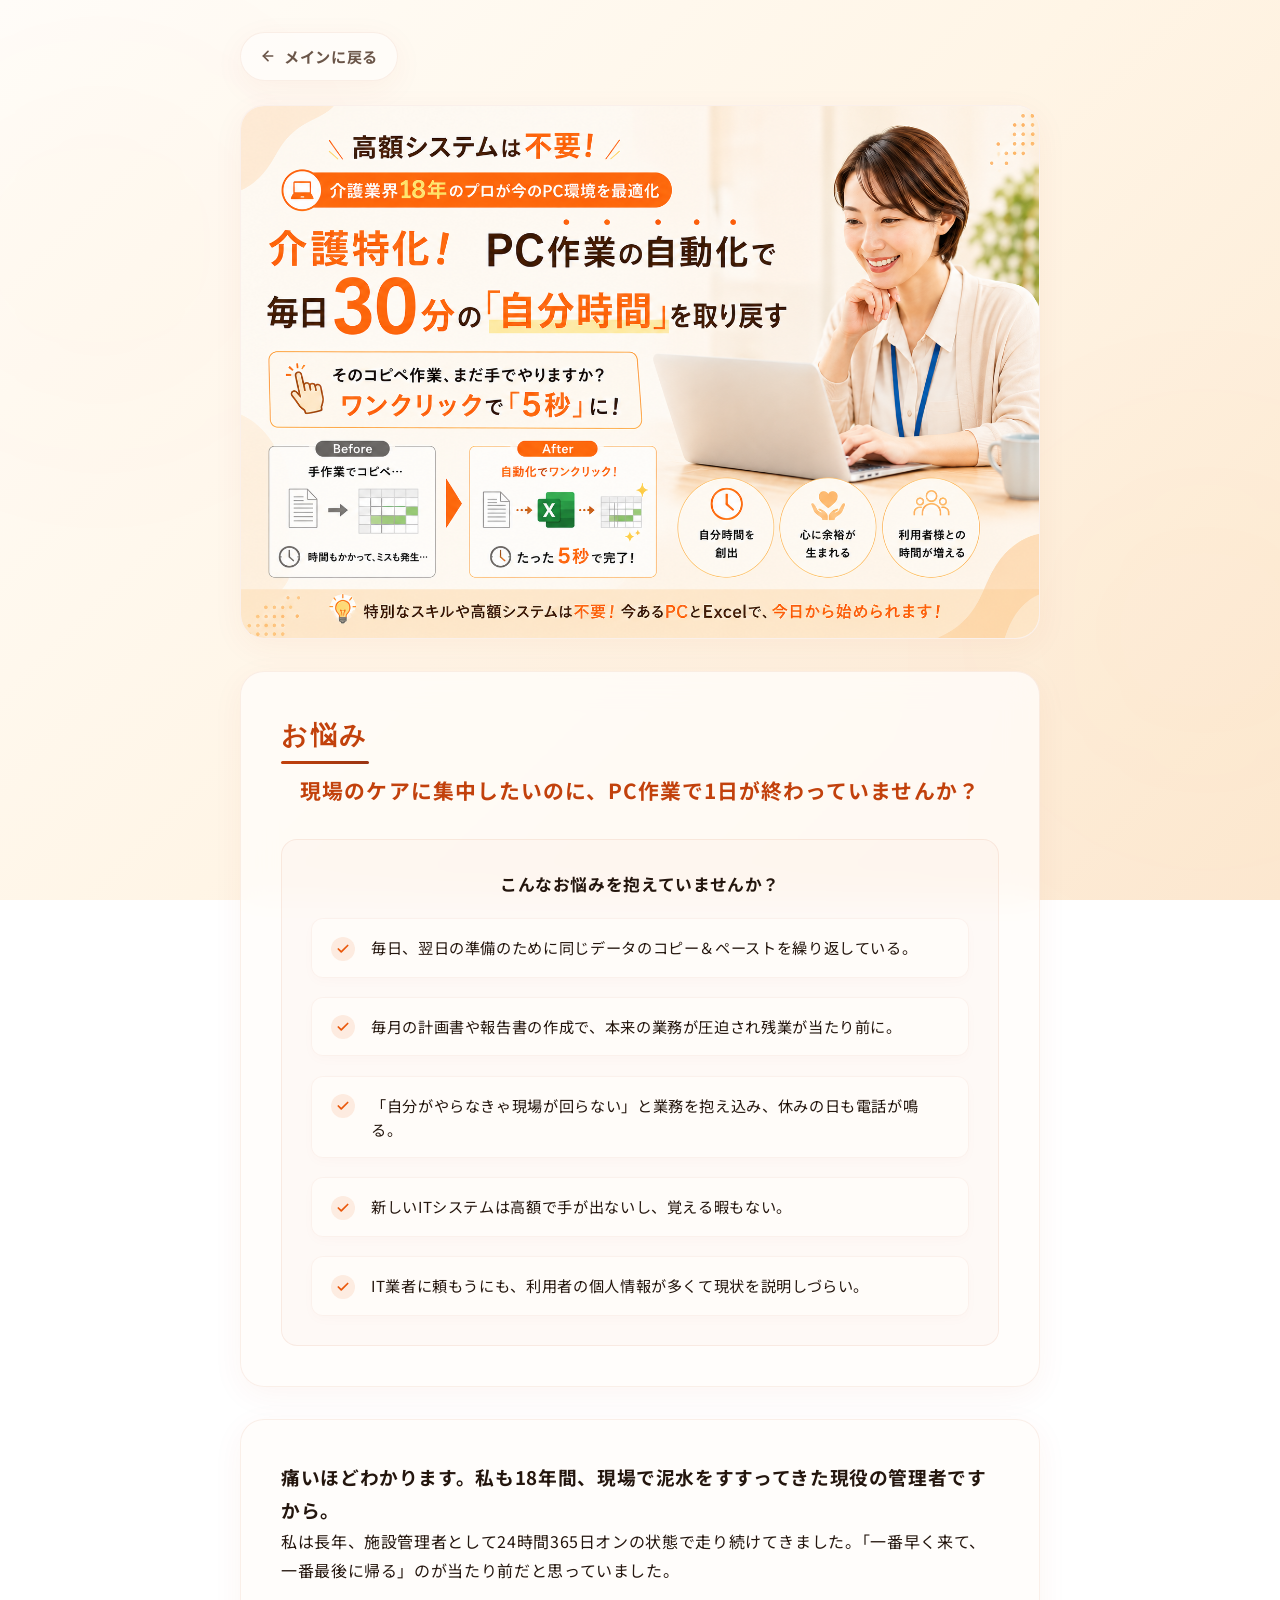
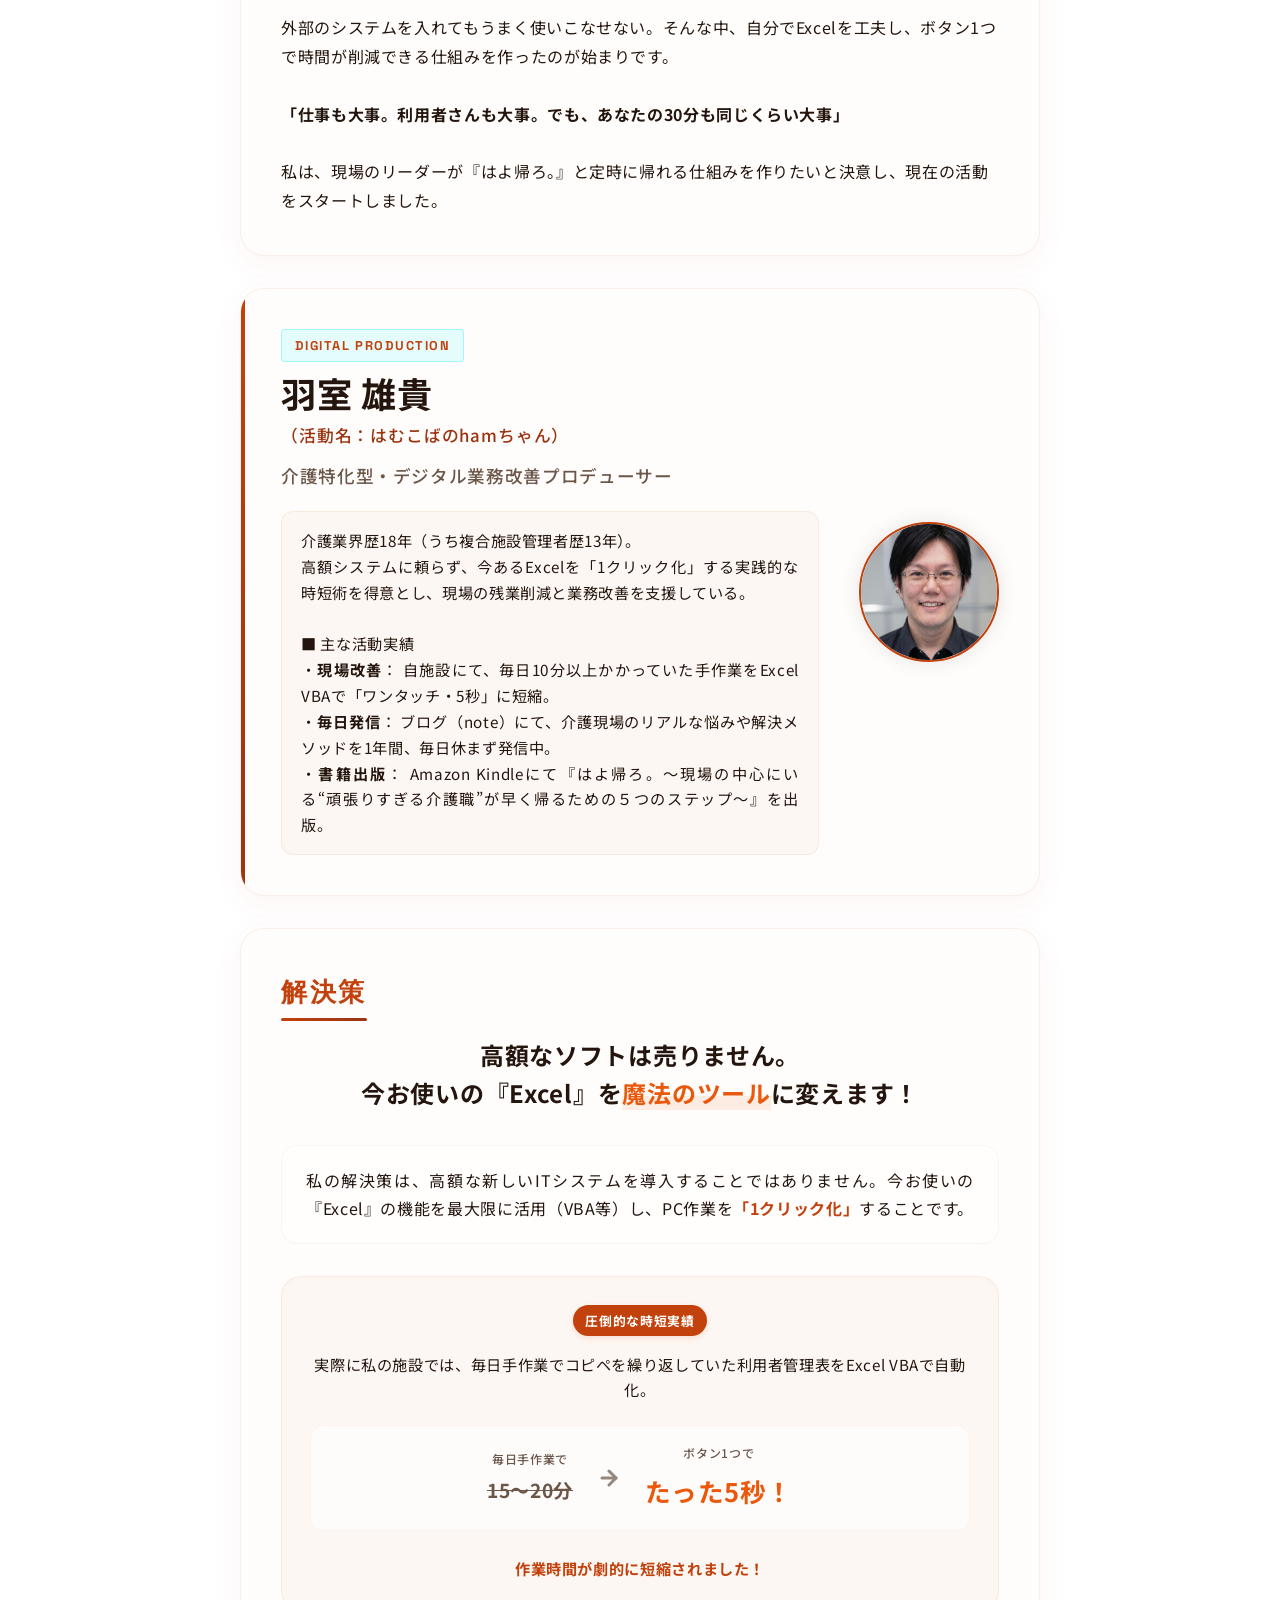
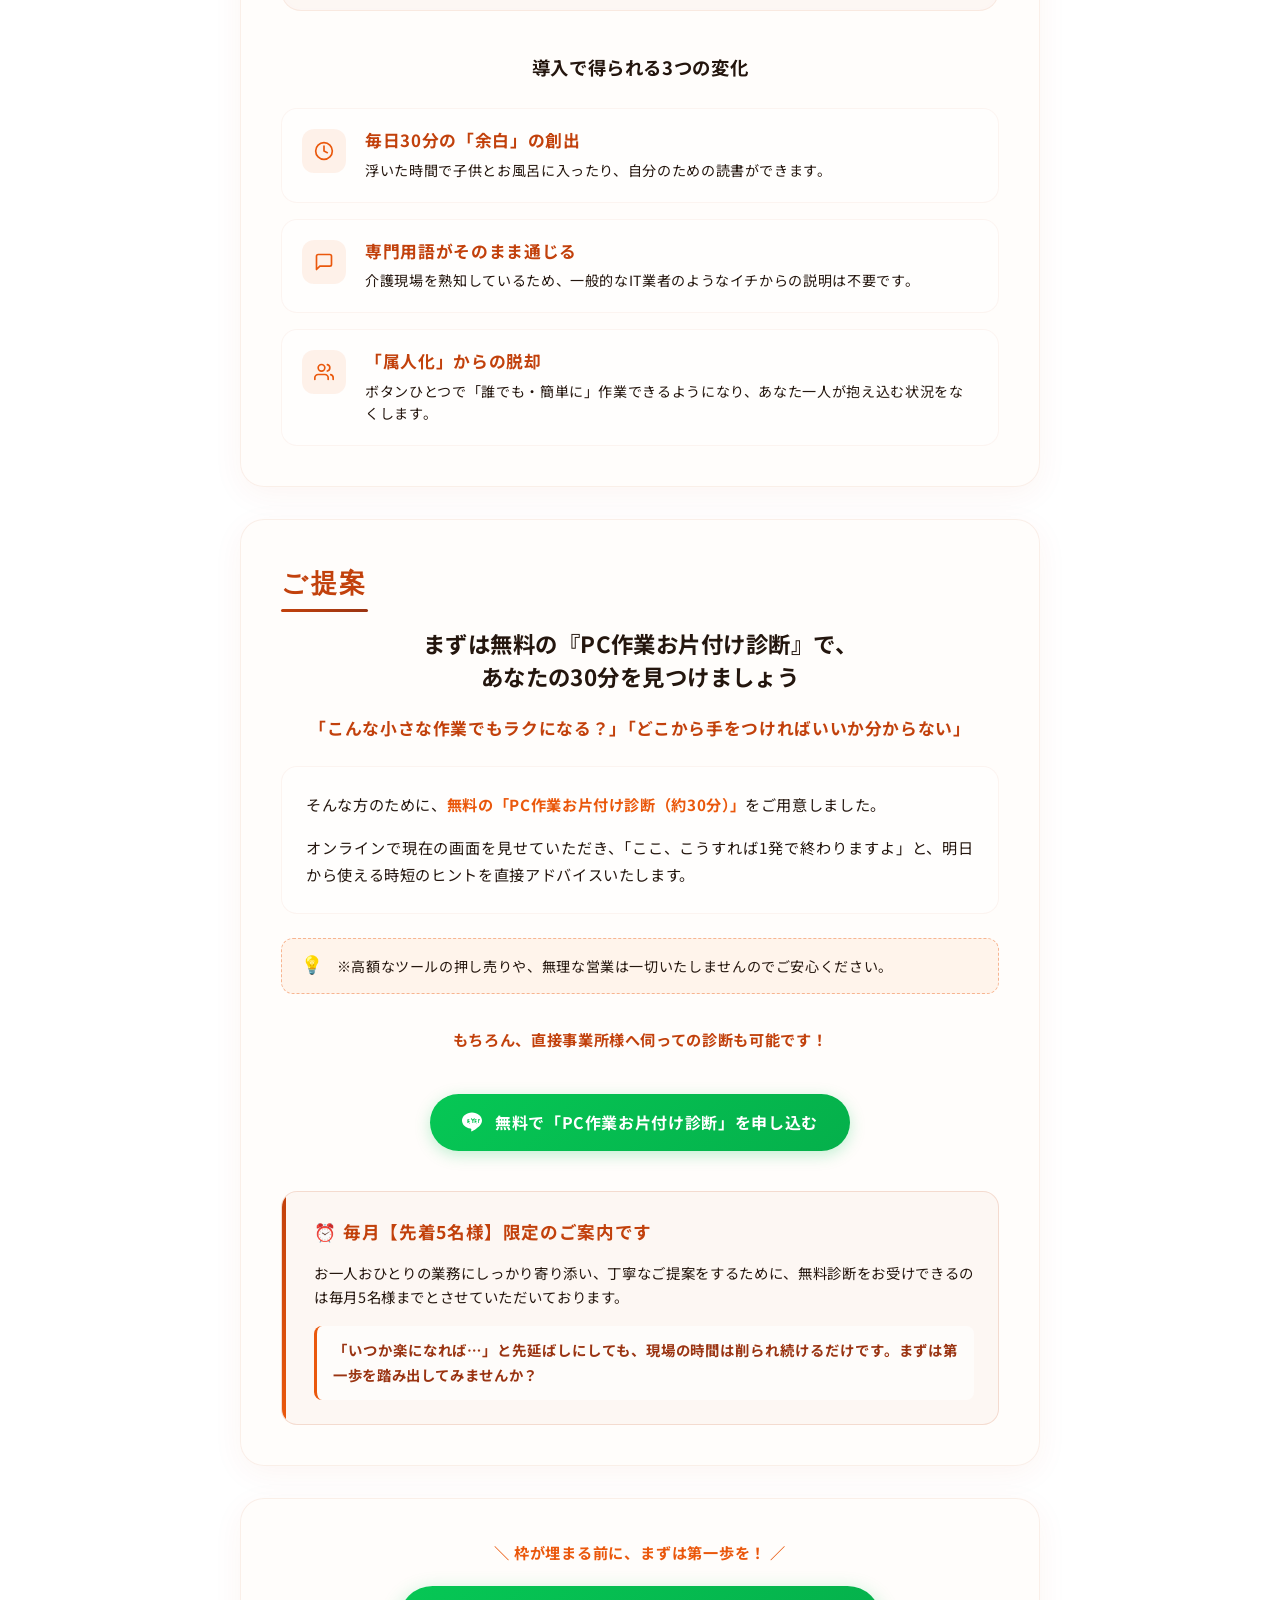
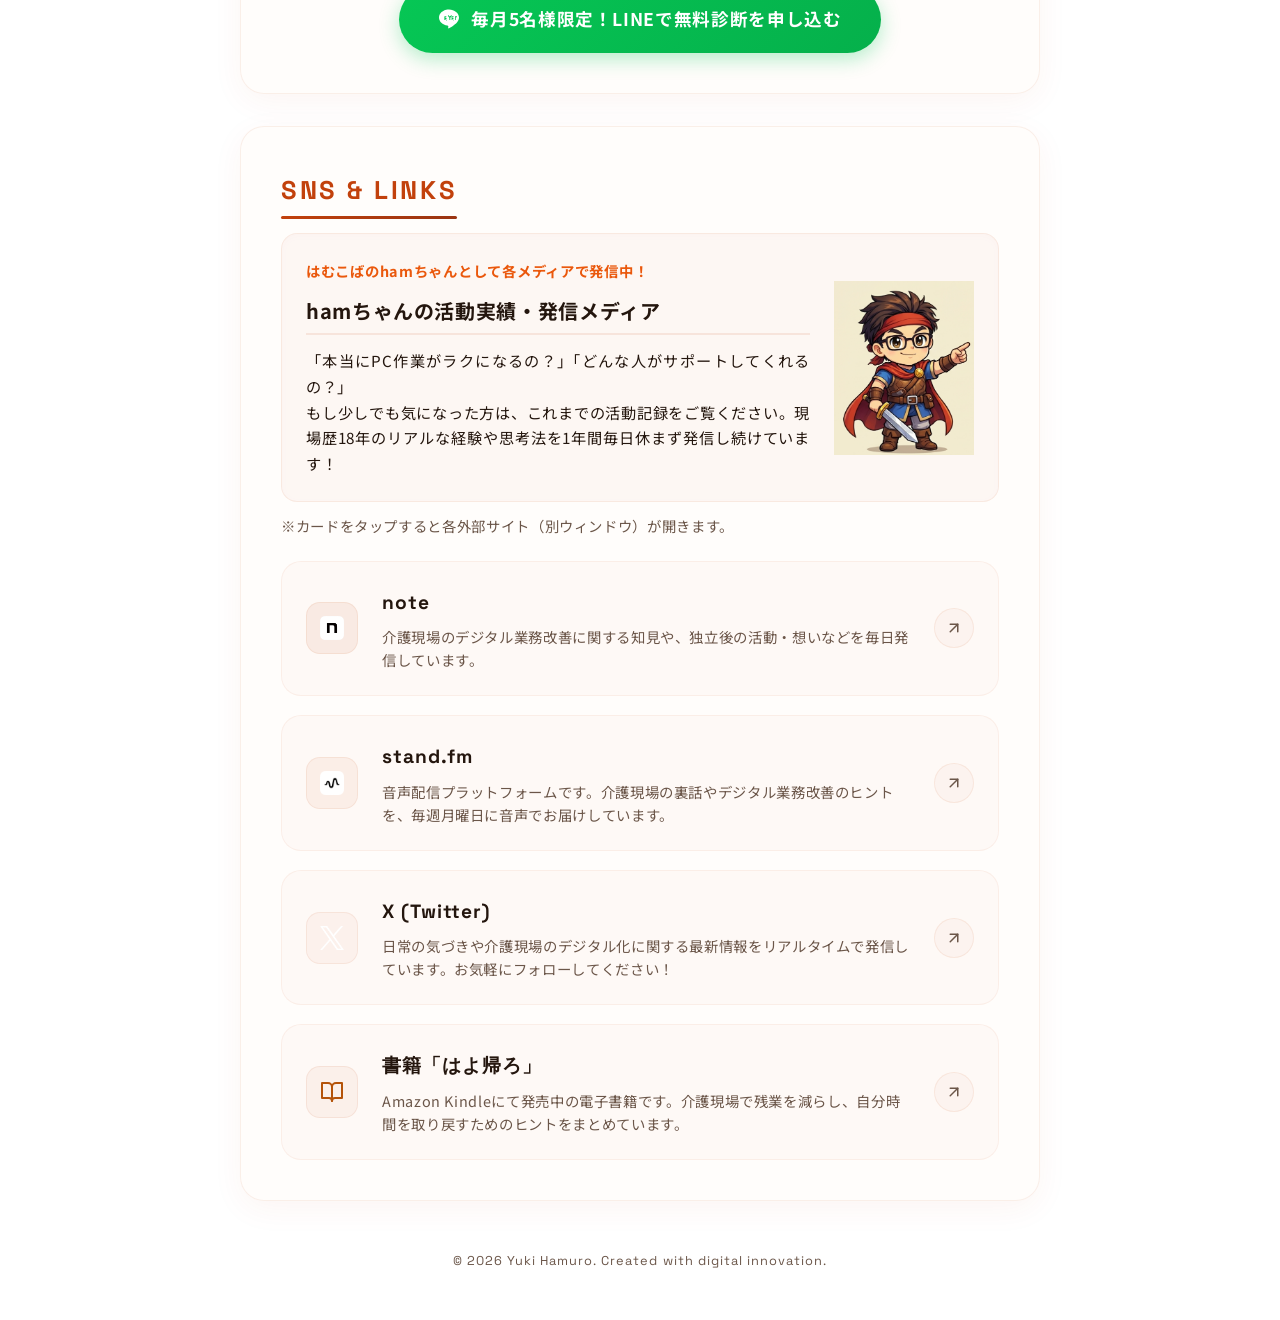
<file: jitan.html>
<!DOCTYPE html>
<html lang="ja">
<head>
  <meta charset="UTF-8">
  <meta name="viewport" content="width=device-width, initial-scale=1.0">
  <title>介護現場의 デジタル業務時短化 | 羽室 雄貴（はむこばのhamちゃん）</title>
  <meta name="description" content="PC業務を時短化し、介護現場のリーダーが『はよ帰ろ。』と定時に帰れる仕組みを作ります。高額システム不要、今あるExcelをVBAで1クリック化・5秒に短縮する実践的な業務改善。">
  
  <!-- OGP設定 -->
  <meta property="og:title" content="介護現場のデジタル業務時短化 | 羽室 雄貴">
  <meta property="og:description" content="介護職者必見！今あるExcelを活用したPC業務の劇的時短化メソッド。">
  <meta property="og:url" content="https://yuuki-hamchan.github.io/self_introduction_site/jitan.html">
  <meta property="og:image" content="https://yuuki-hamchan.github.io/self_introduction_site/LP2.png">
  <meta property="og:type" content="article">
  
  <!-- X（旧Twitter）用のカード設定 -->
  <meta name="twitter:card" content="summary_large_image">

  <!-- Google Fonts -->
  <link rel="preconnect" href="https://fonts.googleapis.com">
  <link rel="preconnect" href="https://fonts.gstatic.com" crossorigin>
  <link href="https://fonts.googleapis.com/css2?family=Noto+Sans+JP:wght@400;500;700&family=Orbitron:wght@500;700&family=Space+Grotesk:wght@500;700&display=swap" rel="stylesheet">
  <link rel="stylesheet" href="style.css">
</head>
<body>

  <!-- 背景のネオンデジタル装飾用グラデーションサークル -->
  <div class="bg-circles">
    <div class="circle circle-1"></div>
    <div class="circle circle-2"></div>
    <div class="circle circle-3"></div>
  </div>

  <main class="main-container">
    <!-- メインに戻るナビゲーション -->
    <div class="nav-back-container fade-in">
      <a href="index.html" class="nav-back-btn">
        <svg viewBox="0 0 24 24" fill="none" stroke="currentColor" stroke-width="2.5" stroke-linecap="round" stroke-linejoin="round" class="back-icon">
          <line x1="19" y1="12" x2="5" y2="12"></line>
          <polyline points="12 19 5 12 12 5"></polyline>
        </svg>
        メインに戻る
      </a>
    </div>

    <!-- 新しいファーストビュー（メインビジュアル） -->
    <div class="main-visual fade-in">
      <img src="LP2.png" alt="デジタル業務改善プロデューサー LP" class="main-visual-image">
    </div>

    <!-- お悩み提起セクション (Problem) -->
    <section class="section problem-section fade-in delay-1">
      <h2 class="section-title">お悩み</h2>
      <p class="problem-lead">
        現場のケアに集中したいのに、<br class="sp-only">PC作業で1日が終わっていませんか？
      </p>
      <div class="problem-container">
        <p class="problem-intro">こんなお悩みを抱えていませんか？</p>
        <ul class="problem-list">
          <li class="problem-item">
            <span class="problem-icon">
              <svg viewBox="0 0 24 24" fill="none" stroke="currentColor" stroke-width="3" stroke-linecap="round" stroke-linejoin="round">
                <polyline points="20 6 9 17 4 12"></polyline>
              </svg>
            </span>
            <span class="problem-text">毎日、翌日の準備のために同じデータのコピー＆ペーストを繰り返している。</span>
          </li>
          <li class="problem-item">
            <span class="problem-icon">
              <svg viewBox="0 0 24 24" fill="none" stroke="currentColor" stroke-width="3" stroke-linecap="round" stroke-linejoin="round">
                <polyline points="20 6 9 17 4 12"></polyline>
              </svg>
            </span>
            <span class="problem-text">毎月の計画書や報告書の作成で、本来の業務が圧迫され残業が当たり前に。</span>
          </li>
          <li class="problem-item">
            <span class="problem-icon">
              <svg viewBox="0 0 24 24" fill="none" stroke="currentColor" stroke-width="3" stroke-linecap="round" stroke-linejoin="round">
                <polyline points="20 6 9 17 4 12"></polyline>
              </svg>
            </span>
            <span class="problem-text">「自分がやらなきゃ現場が回らない」と業務を抱え込み、休みの日も電話が鳴る。</span>
          </li>
          <li class="problem-item">
            <span class="problem-icon">
              <svg viewBox="0 0 24 24" fill="none" stroke="currentColor" stroke-width="3" stroke-linecap="round" stroke-linejoin="round">
                <polyline points="20 6 9 17 4 12"></polyline>
              </svg>
            </span>
            <span class="problem-text">新しいITシステムは高額で手が出ないし、覚える暇もない。</span>
          </li>
          <li class="problem-item">
            <span class="problem-icon">
              <svg viewBox="0 0 24 24" fill="none" stroke="currentColor" stroke-width="3" stroke-linecap="round" stroke-linejoin="round">
                <polyline points="20 6 9 17 4 12"></polyline>
              </svg>
            </span>
            <span class="problem-text">IT業者に頼もうにも、利用者の個人情報が多くて現状を説明しづらい。</span>
          </li>
        </ul>
      </div>
    </section>

    <!-- 共感・自己紹介セクション (Empathy Section) -->
    <section class="section empathy-section fade-in delay-2">
      <div class="empathy-container">
        <div class="empathy-content">
          <h3 class="empathy-title">痛いほどわかります。私も18年間、現場で泥水をすすってきた現役の管理者ですから。</h3>
          <p class="empathy-text">
            私は長年、施設管理者として24時間365日オンの状態で走り続けてきました。「一番早く来て、一番最後に帰る」のが当たり前だと思っていました。<br><br>
            外部のシステムを入れてもうまく使いこなせない。そんな中、自分でExcelを工夫し、ボタン1つで時間が削減できる仕組みを作ったのが始まりです。<br><br>
            <strong>「仕事も大事。利用者さんも大事。でも、あなたの30分も同じくらい大事」</strong><br><br>
            私は、現場のリーダーが『はよ帰ろ。』と定時に帰れる仕組みを作りたいと決意し、現在の活動をスタートしました。
          </p>
        </div>
      </div>
    </section>

    <!-- ヘッダーカード（名前と職業、プロフィールメッセージ） -->
    <header class="profile-card fade-in delay-3">
      <div class="profile-info">
        <div class="role-badge">DIGITAL PRODUCTION</div>
        <h1 class="profile-name" id="profile-name">羽室 雄貴</h1>
        <p class="profile-nickname" id="profile-nickname">（活動名：はむこばのhamちゃん）</p>
        <p class="profile-title" id="profile-job">介護特化型・デジタル業務改善プロデューサー</p>
        <div class="profile-message" id="profile-message">
          介護業界歴18年（うち複合施設管理者歴13年）。<br>
          高額システムに頼らず、今あるExcelを「1クリック化」する実践的な時短術を得意とし、現場の残業削減と業務改善を支援している。<br><br>
          ■ 主な活動実績<br>
          ・<strong>現場改善</strong>： 自施設にて、毎日10分以上かかっていた手作業をExcel VBAで「ワンタッチ・5秒」に短縮。<br>
          ・<strong>毎日発信</strong>： ブログ（note）にて、介護現場のリアルな悩みや解決メソッドを1年間、毎日休まず発信中。<br>
          ・<strong>書籍出版</strong>： Amazon Kindleにて『はよ帰ろ。〜現場の中心にいる“頑張りすぎる介護職”が早く帰るための５つのステップ〜』を出版。
        </div>
      </div>
      <div class="profile-image-wrapper">
        <img src="homepage_image.PNG" alt="羽室 雄貴のプロフィール写真" class="profile-image" id="profile-img">
      </div>
    </header>

    <!-- 解決策セクション (Solution) -->
    <section class="section solution-section fade-in delay-4">
      <h2 class="section-title">解決策</h2>
      
      <div class="solution-container">
        <!-- キャッチコピー -->
        <h3 class="solution-catchphrase">
          高額なソフトは売りません。<br>今お使いの『Excel』を<span class="highlight-text">魔法のツール</span>に変えます！
        </h3>
        
        <!-- リード文 -->
        <p class="solution-intro-text">
          私の解決策は、高額な新しいITシステムを導入することではありません。今お使いの『Excel』の機能を最大限に活用（VBA等）し、PC作業を<strong>「1クリック化」</strong>することです。
        </p>

        <!-- 時短実績カード -->
        <div class="achievement-card">
          <div class="achievement-badge">圧倒的な時短実績</div>
          <p class="achievement-text">
            実際に私の施設では、毎日手作業でコピペを繰り返していた利用者管理表をExcel VBAで自動化。
          </p>
          <div class="achievement-time-change">
            <div class="time-before">
              <span class="label">毎日手作業で</span>
              <span class="time">15〜20分</span>
            </div>
            <div class="time-arrow">
              <svg viewBox="0 0 24 24" fill="none" stroke="currentColor" stroke-width="3" stroke-linecap="round" stroke-linejoin="round">
                <line x1="5" y1="12" x2="19" y2="12"></line>
                <polyline points="12 5 19 12 12 19"></polyline>
              </svg>
            </div>
            <div class="time-after">
              <span class="label">ボタン1つで</span>
              <span class="time-highlight">たった5秒！</span>
            </div>
          </div>
          <p class="achievement-subtext">作業時間が劇的に短縮されました！</p>
        </div>

        <!-- 3つの変化 -->
        <div class="benefits-container">
          <h4 class="benefits-title">導入で得られる3つの変化</h4>
          
          <div class="benefits-list">
            <div class="benefit-item">
              <div class="benefit-icon">
                <!-- 時計・時間のアイコン -->
                <svg viewBox="0 0 24 24" fill="none" stroke="currentColor" stroke-width="2" stroke-linecap="round" stroke-linejoin="round">
                  <circle cx="12" cy="12" r="10"></circle>
                  <polyline points="12 6 12 12 16 14"></polyline>
                </svg>
              </div>
              <div class="benefit-body">
                <h5 class="benefit-item-title">毎日30分の「余白」の創出</h5>
                <p class="benefit-item-text">浮いた時間で子供とお風呂に入ったり、自分のための読書ができます。</p>
              </div>
            </div>

            <div class="benefit-item">
              <div class="benefit-icon">
                <!-- チャット・会話のアイコン -->
                <svg viewBox="0 0 24 24" fill="none" stroke="currentColor" stroke-width="2" stroke-linecap="round" stroke-linejoin="round">
                  <path d="M21 15a2 2 0 0 1-2 2H7l-4 4V5a2 2 0 0 1 2-2h14a2 2 0 0 1 2 2z"></path>
                </svg>
              </div>
              <div class="benefit-body">
                <h5 class="benefit-item-title">専門用語がそのまま通じる</h5>
                <p class="benefit-item-text">介護現場を熟知しているため、一般的なIT業者のようなイチからの説明は不要です。</p>
              </div>
            </div>

            <div class="benefit-item">
              <div class="benefit-icon">
                <!-- 共有・チームワーク・人のアイコン -->
                <svg viewBox="0 0 24 24" fill="none" stroke="currentColor" stroke-width="2" stroke-linecap="round" stroke-linejoin="round">
                  <path d="M17 21v-2a4 4 0 0 0-4-4H5a4 4 0 0 0-4 4v2"></path>
                  <circle cx="9" cy="7" r="4"></circle>
                  <path d="M23 21v-2a4 4 0 0 0-3-3.87"></path>
                  <path d="M16 3.13a4 4 0 0 1 0 7.75"></path>
                </svg>
              </div>
              <div class="benefit-body">
                <h5 class="benefit-item-title">「属人化」からの脱却</h5>
                <p class="benefit-item-text">ボタンひとつで「誰でも・簡単に」作業できるようになり、あなた一人が抱え込む状況をなくします。</p>
              </div>
            </div>
          </div>
        </div>

      </div>
    </section>

    <!-- 提案セクション (Proposal) -->
    <section class="section proposal-section fade-in delay-5">
      <h2 class="section-title">ご提案</h2>
      <div class="proposal-container">
        <h3 class="proposal-catchphrase">
          まずは無料の『PC作業お片付け診断』で、<br class="pc-only">あなたの30分を見つけましょう
        </h3>
        
        <p class="proposal-lead">
          「こんな小さな作業でもラクになる？」「どこから手をつければいいか分からない」
        </p>
        
        <div class="proposal-card-content">
          <p class="proposal-text">
            そんな方のために、<strong>無料の「PC作業お片付け診断（約30分）」</strong>をご用意しました。
          </p>
          <p class="proposal-text">
            オンラインで現在の画面を見せていただき、「ここ、こうすれば1発で終わりますよ」と、明日から使える時短のヒントを直接アドバイスいたします。
          </p>
        </div>

        <div class="proposal-info-box warning-box">
          <span class="info-icon">💡</span>
          <p class="info-text">
            ※高額なツールの押し売りや、無理な営業は一切いたしませんのでご安心ください。
          </p>
        </div>

        <p class="proposal-extra-text">
          もちろん、直接事業所様へ伺っての診断も可能です！
        </p>

        <div class="proposal-action">
          <a href="https://lin.ee/uGoVAcD" target="_blank" rel="noopener noreferrer" class="proposal-btn">
            <span class="btn-icon">
              <svg viewBox="0 0 24 24" fill="currentColor">
                <path d="M24 10.304c0-5.369-5.383-9.738-12-9.738s-12 4.369-12 9.738c0 4.814 4.269 8.846 10.036 9.586.39.084.922.258 1.057.592.12.3.078.769.038 1.073l-.168 1.02c-.05.304-.243 1.19 1.048.649 1.291-.541 6.965-4.095 9.497-7.009 2.015-2.27 2.492-4.529 2.492-5.911zm-15.53 2.894h-1.636a.375.375 0 0 1-.375-.375v-3.79a.375.375 0 0 1 .375-.375h1.636a.375.375 0 0 1 .375.375v.51a.375.375 0 0 1-.375.375H7.71v.864h1.02a.375.375 0 0 1 .375.375v.51a.375.375 0 0 1-.375.375H7.71v.88h1.272a.375.375 0 0 1 .375.375v.51a.375.375 0 0 1-.375.375zm4.845 0h-.515a.375.375 0 0 1-.375-.375v-2.21l-1.63-2.129a.377.377 0 0 1-.059-.208v-.515a.375.375 0 0 1 .536-.341l1.716 1.488 1.72-1.488a.375.375 0 0 1 .537.341v.515a.377.377 0 0 1-.06.208l-1.63 2.129v2.21a.375.375 0 0 1-.375.375zm3.822 0h-1.636a.375.375 0 0 1-.375-.375v-3.79a.375.375 0 0 1 .375-.375h1.636a.375.375 0 0 1 .375.375v.51a.375.375 0 0 1-.375.375h-1.12v.864h1.02a.375.375 0 0 1 .375.375v.51a.375.375 0 0 1-.375.375h-1.02v.88h1.272a.375.375 0 0 1 .375.375v.51a.375.375 0 0 1-.375.375zm4.07 0h-1.636a.375.375 0 0 1-.375-.375v-3.79a.375.375 0 0 1 .375-.375h1.636a.375.375 0 0 1 .375.375v.51a.375.375 0 0 1-.375.375h-1.12v3.28a.375.375 0 0 1-.375.375z"/>
              </svg>
            </span>
            無料で「PC作業お片付け診断」を申し込む
          </a>
        </div>

        <div class="proposal-limit-box">
          <h4 class="limit-title">毎月【先着5名様】限定のご案内です</h4>
          <p class="limit-text">
            お一人おひとりの業務にしっかり寄り添い、丁寧なご提案をするために、無料診断をお受けできるのは毎月5名様までとさせていただいております。
          </p>
          <p class="limit-text limit-message">
            「いつか楽になれば…」と先延ばしにしても、現場の時間は削られ続けるだけです。まずは第一歩を踏み出してみませんか？
          </p>
        </div>
      </div>
    </section>

    <!-- 中間のLINE誘導ボタン -->
    <div class="middle-cta-section fade-in delay-5">
      <p class="cta-sub-text">＼ 枠が埋まる前に、まずは第一歩を！ ／</p>
      <div class="cta-action">
        <a href="https://lin.ee/uGoVAcD" target="_blank" rel="noopener noreferrer" class="proposal-btn middle-cta-btn">
          <span class="btn-icon">
            <svg viewBox="0 0 24 24" fill="currentColor">
              <path d="M24 10.304c0-5.369-5.383-9.738-12-9.738s-12 4.369-12 9.738c0 4.814 4.269 8.846 10.036 9.586.39.084.922.258 1.057.592.12.3.078.769.038 1.073l-.168 1.02c-.05.304-.243 1.19 1.048.649 1.291-.541 6.965-4.095 9.497-7.009 2.015-2.27 2.492-4.529 2.492-5.911zm-15.53 2.894h-1.636a.375.375 0 0 1-.375-.375v-3.79a.375.375 0 0 1 .375-.375h1.636a.375.375 0 0 1 .375.375v.51a.375.375 0 0 1-.375.375H7.71v.864h1.02a.375.375 0 0 1 .375.375v.51a.375.375 0 0 1-.375.375H7.71v.88h1.272a.375.375 0 0 1 .375.375v.51a.375.375 0 0 1-.375.375zm4.845 0h-.515a.375.375 0 0 1-.375-.375v-2.21l-1.63-2.129a.377.377 0 0 1-.059-.208v-.515a.375.375 0 0 1 .536-.341l1.716 1.488 1.72-1.488a.375.375 0 0 1 .537.341v.515a.377.377 0 0 1-.06.208l-1.63 2.129v2.21a.375.375 0 0 1-.375.375zm3.822 0h-1.636a.375.375 0 0 1-.375-.375v-3.79a.375.375 0 0 1 .375-.375h1.636a.375.375 0 0 1 .375.375v.51a.375.375 0 0 1-.375.375h-1.12v.864h1.02a.375.375 0 0 1 .375.375v.51a.375.375 0 0 1-.375.375h-1.02v.88h1.272a.375.375 0 0 1 .375.375v.51a.375.375 0 0 1-.375.375zm4.07 0h-1.636a.375.375 0 0 1-.375-.375v-3.79a.375.375 0 0 1 .375-.375h1.636a.375.375 0 0 1 .375.375v.51a.375.375 0 0 1-.375.375h-1.12v3.28a.375.375 0 0 1-.375.375z"/>
            </svg>
          </span>
          毎月5名様限定！LINEで無料診断を申し込む
        </a>
      </div>
    </div>

    <!-- SNSセクション -->
    <section class="section sns-section fade-in delay-5">
      <h2 class="section-title">SNS & Links</h2>

      <div class="sns-intro-container">
        <div class="sns-intro-body">
          <p class="sns-subtitle">はむこばのhamちゃんとして各メディアで発信中！</p>
          <h3 class="sns-intro-title">hamちゃんの活動実績・発信メディア</h3>
          <p class="sns-intro-text">
            「本当にPC作業がラクになるの？」「どんな人がサポートしてくれるの？」<br>
            もし少しでも気になった方は、これまでの活動記録をご覧ください。現場歴18年のリアルな経験や思考法を1年間毎日休まず発信し続けています！
          </p>
        </div>
        <div class="sns-intro-image">
          <img src="logos/hamchan.png" alt="hamちゃん勇者" class="sns-hero-image">
        </div>
      </div>

      <p class="sns-lead">※カードをタップすると各外部サイト（別ウィンドウ）が開きます。</p>
      <div class="sns-grid">
        
        <!-- note リンクカード -->
        <a href="https://note.com/hamukoba_ham" target="_blank" rel="noopener noreferrer" class="sns-card" id="sns-note">
          <div class="sns-icon">
            <img src="logos/note.png" alt="note ロゴ">
          </div>
          <div class="sns-info">
            <h3 class="sns-name">note</h3>
            <p class="sns-desc">介護現場のデジタル業務改善に関する知見や、独立後の活動・想いなどを毎日発信しています。</p>
          </div>
          <div class="sns-arrow">
            <svg viewBox="0 0 24 24" fill="none" stroke="currentColor" stroke-width="2" stroke-linecap="round" stroke-linejoin="round">
              <line x1="7" y1="17" x2="17" y2="7"></line>
              <polyline points="7 7 17 7 17 17"></polyline>
            </svg>
          </div>
        </a>

        <!-- stand.fm リンクカード -->
        <a href="https://stand.fm/channels/65d8b1ed53b400abe2d19268" target="_blank" rel="noopener noreferrer" class="sns-card" id="sns-standfm">
          <div class="sns-icon">
            <img src="logos/standfm.png" alt="stand.fm ロゴ">
          </div>
          <div class="sns-info">
            <h3 class="sns-name">stand.fm</h3>
            <p class="sns-desc">音声配信プラットフォームです。介護現場の裏話やデジタル業務改善のヒントを、毎週月曜日に音声でお届けしています。</p>
          </div>
          <div class="sns-arrow">
            <svg viewBox="0 0 24 24" fill="none" stroke="currentColor" stroke-width="2" stroke-linecap="round" stroke-linejoin="round">
              <line x1="7" y1="17" x2="17" y2="7"></line>
              <polyline points="7 7 17 7 17 17"></polyline>
            </svg>
          </div>
        </a>

        <!-- X (Twitter) リンクカード -->
        <a href="https://x.com/ham_hamkoballc" target="_blank" rel="noopener noreferrer" class="sns-card" id="sns-x">
          <div class="sns-icon">
            <img src="logos/x.png" alt="X ロゴ">
          </div>
          <div class="sns-info">
            <h3 class="sns-name">X (Twitter)</h3>
            <p class="sns-desc">日常の気づきや介護現場のデジタル化に関する最新情報をリアルタイムで発信しています。お気軽にフォローしてください！</p>
          </div>
          <div class="sns-arrow">
            <svg viewBox="0 0 24 24" fill="none" stroke="currentColor" stroke-width="2" stroke-linecap="round" stroke-linejoin="round">
              <line x1="7" y1="17" x2="17" y2="7"></line>
              <polyline points="7 7 17 7 17 17"></polyline>
            </svg>
          </div>
        </a>

        <!-- 著書 リンクカード -->
        <a href="https://amzn.asia/d/f8YSsXB" target="_blank" rel="noopener noreferrer" class="sns-card" id="sns-book">
          <div class="sns-icon">
            <svg viewBox="0 0 24 24" fill="none" stroke="currentColor" stroke-width="2" stroke-linecap="round" stroke-linejoin="round">
              <path d="M2 3h6a4 4 0 0 1 4 4v14a3 3 0 0 0-3-3H2z" />
              <path d="M22 3h-6a4 4 0 0 0-4 4v14a3 3 0 0 1 3-3h7z" />
            </svg>
          </div>
          <div class="sns-info">
            <h3 class="sns-name">書籍「はよ帰ろ」</h3>
            <p class="sns-desc">Amazon Kindleにて発売中の電子書籍です。介護現場で残業を減らし、自分時間を取り戻すためのヒントをまとめています。</p>
          </div>
          <div class="sns-arrow">
            <svg viewBox="0 0 24 24" fill="none" stroke="currentColor" stroke-width="2" stroke-linecap="round" stroke-linejoin="round">
              <line x1="7" y1="17" x2="17" y2="7"></line>
              <polyline points="7 7 17 7 17 17"></polyline>
            </svg>
          </div>
        </a>

      </div>
    </section>

    <!-- フッター -->
    <footer class="main-footer fade-in delay-5">
      <p class="copyright">&copy; 2026 Yuki Hamuro. Created with digital innovation.</p>
    </footer>
  </main>

  <script src="script.js"></script>
</body>
</html>
</file>
<file: style.css>
/* ==========================================
   自己紹介ページ用スタイルシート (style.css)
   デザインテーマ：未来的・デジタルグラスモーフィズム
   ========================================== */

/* 1. 基本設定・リセット */
* {
  margin: 0;
  padding: 0;
  box-sizing: border-box;
}

:root {
  /* 未来感と温かみのあるオレンジ・アンバー調の配色パレット */
  --bg-gradient: linear-gradient(135deg, #FFFDF9 0%, #FFF5E6 50%, #FCE8D0 100%);
  --text-main: #24160E;      /* 温かみのある極めて暗いブラウン */
  --text-sub: #6B5649;       /* サブテキスト用の落ち着いたブラウングレー */
  --card-bg: rgba(255, 253, 250, 0.78); /* ほんのり温かみのある半透明グラスモーフィズム */
  --card-shadow: 0 8px 32px rgba(194, 65, 12, 0.05); /* オレンジがかった柔らかい影 */
  --primary-color: #C2410C;   /* 主要アクセント（深みのあるテラコッタオレンジ） */
  --secondary-color: #9A3412; /* サブ（濃いアンバーオレンジ） */
  --accent-color: #EA580C;    /* サード（鮮やかなオレンジ） */
  --font-japanese: 'Noto Sans JP', -apple-system, BlinkMacSystemFont, "Segoe UI", Roboto, "Helvetica Neue", Arial, sans-serif;
  --font-english: 'Space Grotesk', 'Orbitron', sans-serif;
  --transition-smooth: all 0.4s cubic-bezier(0.16, 1, 0.3, 1); /* なめらかなアニメーション */
}

body {
  font-family: var(--font-japanese);
  color: var(--text-main);
  background: var(--bg-gradient);
  background-attachment: fixed;
  min-height: 100vh;
  line-height: 1.8;
  letter-spacing: 0.04em;
  overflow-x: hidden;
  position: relative;
  display: flex;
  justify-content: center;
  align-items: center;
  padding: 2rem 1rem;
}

/* 2. 背景のデジタルネオンサークル */
.bg-circles {
  position: fixed;
  top: 0;
  left: 0;
  width: 100vw;
  height: 100vh;
  z-index: -1;
  overflow: hidden;
  pointer-events: none;
}

.circle {
  position: absolute;
  border-radius: 50%;
  filter: blur(120px);
  opacity: 0.4;
}

.circle-1 {
  width: 400px;
  height: 400px;
  background-color: rgba(249, 115, 22, 0.06); /* 薄いオレンジ */
  top: 5%;
  left: -100px;
}

.circle-2 {
  width: 450px;
  height: 450px;
  background-color: rgba(251, 146, 60, 0.05); /* 薄いオレンジ */
  bottom: 5%;
  right: -150px;
}

.circle-3 {
  width: 300px;
  height: 300px;
  background-color: rgba(253, 186, 116, 0.04); /* 薄いオレンジ */
  top: 45%;
  left: 45%;
  transform: translate(-50%, -50%);
}

/* 3. レイアウトコンテナ */
.main-container {
  width: 100%;
  max-width: 800px;
  display: flex;
  flex-direction: column;
  gap: 2rem;
}

/* 4. コンポーネントスタイル */

/* 新しいメインビジュアル（LP2.png用） */
.main-visual {
  width: 100%;
  border-radius: 24px;
  overflow: hidden;
  box-shadow: var(--card-shadow);
  border: 1px solid rgba(194, 65, 12, 0.08);
  line-height: 0;
  transition: var(--transition-smooth);
  background: #ffffff;
}

.main-visual:hover {
  transform: translateY(-3px);
  border-color: rgba(194, 65, 12, 0.18);
  box-shadow: 0 12px 40px rgba(194, 65, 12, 0.08);
}

.main-visual-image {
  width: 100%;
  height: auto;
  display: block;
}



/* カードの基本設定（明るいグラスモーフィズム調） */
.profile-card, .section {
  background: var(--card-bg);
  backdrop-filter: blur(16px);
  -webkit-backdrop-filter: blur(16px);
  border: 1px solid rgba(194, 65, 12, 0.08);
  border-radius: 24px;
  padding: 2.5rem;
  box-shadow: var(--card-shadow);
  transition: var(--transition-smooth);
}

.profile-card:hover, .section:hover {
  transform: translateY(-3px);
  border-color: rgba(194, 65, 12, 0.18);
  box-shadow: 0 12px 40px rgba(194, 65, 12, 0.08);
}

/* ヘッダー・プロフィールカード */
.profile-card {
  display: flex;
  align-items: center;
  gap: 2.5rem;
  position: relative;
  overflow: hidden;
}

/* サイバー装飾用のインジケーターバー */
.profile-card::before {
  content: '';
  position: absolute;
  top: 0;
  left: 0;
  width: 4px;
  height: 100%;
  background: linear-gradient(to bottom, var(--primary-color), var(--secondary-color));
}

.profile-image-wrapper {
  flex-shrink: 0;
  width: 140px;
  height: 140px;
  border-radius: 50%;
  overflow: hidden;
  box-shadow: 0 0 20px rgba(15, 23, 42, 0.1);
  background: #ffffff;
  border: 2px solid var(--primary-color);
  display: flex;
  justify-content: center;
  align-items: center;
}

.profile-placeholder {
  width: 100%;
  height: 100%;
  display: block;
}

.profile-image {
  width: 100%;
  height: 100%;
  object-fit: cover;
  display: block;
}

.profile-info {
  display: flex;
  flex-direction: column;
  align-items: flex-start;
  gap: 0.6rem;
}

.role-badge {
  font-family: var(--font-english);
  font-size: 0.8rem;
  font-weight: 700;
  color: var(--primary-color);
  background-color: rgba(0, 242, 254, 0.1);
  padding: 0.25rem 0.8rem;
  border-radius: 4px;
  border: 1px solid rgba(0, 242, 254, 0.3);
  letter-spacing: 0.12em;
  text-transform: uppercase;
}

.profile-name {
  font-size: 2.2rem;
  font-weight: 700;
  color: var(--text-main);
  line-height: 1.2;
  text-shadow: 0 0 10px rgba(255, 255, 255, 0.1);
}

.profile-nickname {
  font-size: 1.05rem;
  color: var(--secondary-color);
  font-weight: 500;
  letter-spacing: 0.05em;
  margin-top: -0.2rem;
}

.profile-title {
  font-size: 1.1rem;
  color: var(--text-sub);
  font-weight: 500;
}

/* プロフィール下部の新メッセージブロック */
.profile-message {
  font-size: 0.95rem;
  color: var(--text-main);
  background: rgba(194, 65, 12, 0.03); /* 薄いオレンジ背景 */
  border: 1px solid rgba(194, 65, 12, 0.08); /* 細いオレンジ枠線 */
  border-radius: 12px;
  padding: 1rem 1.2rem;
  margin-top: 0.6rem;
  line-height: 1.7;
  text-align: justify;
}

/* セクション共通 */
.section-title {
  font-family: var(--font-english);
  font-size: 1.6rem;
  font-weight: 700;
  color: var(--primary-color);
  margin-bottom: 1.8rem;
  position: relative;
  display: inline-block;
  letter-spacing: 0.1em;
  text-transform: uppercase;
}

/* タイトルの下線（デジタルグラデーションバー） */
.section-title::after {
  content: '';
  position: absolute;
  left: 0;
  bottom: -6px;
  width: 100%;
  height: 3px;
  background: linear-gradient(90deg, var(--primary-color), var(--secondary-color));
  border-radius: 2px;
}



/* ==========================================
   お悩み提起セクション (Problem Section)
   ========================================== */
.problem-section {
  position: relative;
  overflow: hidden;
}

.problem-lead {
  font-size: 1.3rem;
  font-weight: 700;
  color: var(--primary-color);
  line-height: 1.6;
  text-align: center;
  margin-top: -0.8rem;
  margin-bottom: 2rem;
  letter-spacing: 0.05em;
}

.problem-container {
  background: rgba(194, 65, 12, 0.02);
  border: 1px solid rgba(194, 65, 12, 0.08);
  border-radius: 16px;
  padding: 1.8rem;
}

.problem-intro {
  font-size: 1.05rem;
  font-weight: 700;
  color: var(--text-main);
  margin-bottom: 1.2rem;
  text-align: center;
}

.problem-list {
  list-style: none;
  display: flex;
  flex-direction: column;
  gap: 1.2rem;
}

.problem-item {
  display: flex;
  align-items: flex-start;
  gap: 1rem;
  padding: 1rem 1.2rem;
  background: var(--card-bg);
  border: 1px solid rgba(194, 65, 12, 0.05);
  border-radius: 12px;
  box-shadow: 0 4px 12px rgba(194, 65, 12, 0.02);
  transition: var(--transition-smooth);
}

.problem-item:hover {
  transform: translateY(-2px);
  border-color: rgba(194, 65, 12, 0.15);
  box-shadow: 0 6px 18px rgba(194, 65, 12, 0.06);
}

.problem-icon {
  flex-shrink: 0;
  width: 24px;
  height: 24px;
  border-radius: 50%;
  background: rgba(234, 88, 12, 0.1);
  color: var(--accent-color);
  display: flex;
  justify-content: center;
  align-items: center;
  margin-top: 0.1rem;
}

.problem-icon svg {
  width: 14px;
  height: 14px;
}

.problem-text {
  font-size: 0.95rem;
  color: var(--text-main);
  line-height: 1.6;
}

/* ==========================================
   解決策セクション (Solution Section)
   ========================================== */
.solution-section {
  position: relative;
  overflow: hidden;
}

.solution-container {
  display: flex;
  flex-direction: column;
  gap: 2rem;
}

.solution-catchphrase {
  font-size: 1.5rem;
  font-weight: 700;
  color: var(--text-main);
  line-height: 1.6;
  text-align: center;
  margin-top: -0.5rem;
  letter-spacing: 0.03em;
}

.solution-catchphrase .highlight-text {
  color: var(--accent-color);
  background: linear-gradient(transparent 60%, rgba(234, 88, 12, 0.1) 60%);
  font-weight: 700;
}

.solution-intro-text {
  font-size: 1rem;
  color: var(--text-main);
  line-height: 1.8;
  text-align: justify;
  background: rgba(255, 255, 255, 0.4);
  border-radius: 16px;
  padding: 1.25rem 1.5rem;
  border: 1px solid rgba(194, 65, 12, 0.05);
}

.solution-intro-text strong {
  color: var(--primary-color);
  font-weight: 700;
}

/* 時短実績カード */
.achievement-card {
  background: rgba(194, 65, 12, 0.03);
  border: 1px solid rgba(194, 65, 12, 0.08);
  border-radius: 20px;
  padding: 1.75rem;
  text-align: center;
  box-shadow: inset 0 2px 8px rgba(194, 65, 12, 0.02);
}

.achievement-badge {
  display: inline-block;
  background: var(--primary-color);
  color: #ffffff;
  font-size: 0.8rem;
  font-weight: 700;
  padding: 0.25rem 0.75rem;
  border-radius: 50px;
  margin-bottom: 1rem;
  letter-spacing: 0.05em;
  box-shadow: 0 2px 6px rgba(194, 65, 12, 0.15);
}

.achievement-text {
  font-size: 0.95rem;
  color: var(--text-main);
  line-height: 1.6;
  margin-bottom: 1.25rem;
}

.achievement-time-change {
  display: flex;
  justify-content: center;
  align-items: center;
  gap: 1.5rem;
  margin: 1.5rem 0;
  background: rgba(255, 255, 255, 0.7);
  padding: 1rem 1.5rem;
  border-radius: 14px;
  border: 1px solid rgba(194, 65, 12, 0.05);
}

.time-before, .time-after {
  display: flex;
  flex-direction: column;
  align-items: center;
}

.time-before .label, .time-after .label {
  font-size: 0.75rem;
  color: var(--text-sub);
  margin-bottom: 0.25rem;
  font-weight: 500;
}

.time-before .time {
  font-size: 1.2rem;
  color: var(--text-sub);
  text-decoration: line-through;
  font-weight: 700;
}

.time-arrow {
  color: var(--text-sub);
  display: flex;
  align-items: center;
  opacity: 0.7;
}

.time-arrow svg {
  width: 24px;
  height: 24px;
}

.time-after .time-highlight {
  font-size: 1.6rem;
  color: var(--accent-color);
  font-weight: 700;
  letter-spacing: 0.02em;
  animation: pulseLight 2s infinite ease-in-out;
}

@keyframes pulseLight {
  0%, 100% {
    transform: scale(1);
    filter: drop-shadow(0 0 0px rgba(234, 88, 12, 0));
  }
  50% {
    transform: scale(1.03);
    filter: drop-shadow(0 0 4px rgba(234, 88, 12, 0.2));
  }
}

.achievement-subtext {
  font-size: 0.95rem;
  font-weight: 700;
  color: var(--primary-color);
  margin-top: 0.5rem;
}

/* 3つの変化リスト */
.benefits-container {
  margin-top: 0.5rem;
}

.benefits-title {
  font-size: 1.15rem;
  font-weight: 700;
  color: var(--text-main);
  text-align: center;
  margin-bottom: 1.5rem;
  position: relative;
  display: block;
}

.benefits-list {
  display: flex;
  flex-direction: column;
  gap: 1rem;
}

.benefit-item {
  display: flex;
  align-items: flex-start;
  gap: 1.2rem;
  padding: 1.25rem;
  background: rgba(255, 255, 255, 0.6);
  border: 1px solid rgba(194, 65, 12, 0.05);
  border-radius: 16px;
  transition: var(--transition-smooth);
}

.benefit-item:hover {
  transform: translateY(-2px);
  border-color: rgba(194, 65, 12, 0.15);
  background: rgba(255, 255, 255, 0.85);
  box-shadow: 0 6px 20px rgba(194, 65, 12, 0.04);
}

.benefit-icon {
  flex-shrink: 0;
  width: 44px;
  height: 44px;
  border-radius: 12px;
  background: rgba(234, 88, 12, 0.08);
  color: var(--accent-color);
  display: flex;
  justify-content: center;
  align-items: center;
}

.benefit-icon svg {
  width: 20px;
  height: 20px;
}

.benefit-body {
  flex-grow: 1;
}

.benefit-item-title {
  font-size: 1.05rem;
  font-weight: 700;
  color: var(--primary-color);
  margin-bottom: 0.4rem;
  line-height: 1.4;
}

.benefit-item-text {
  font-size: 0.88rem;
  color: var(--text-main);
  line-height: 1.6;
}

/* PC等での改行用ユーティリティ */
.sp-only {
  display: none;
}

/* フッター */
.main-footer {
  text-align: center;
  padding: 1rem 0;
}

.copyright {
  font-family: var(--font-english);
  font-size: 0.8rem;
  color: var(--text-sub);
  letter-spacing: 0.08em;
}

/* 5. アニメーション設定 */
.fade-in {
  opacity: 0;
  transform: translateY(20px);
  animation: slideUpFade 0.8s cubic-bezier(0.16, 1, 0.3, 1) forwards;
}

.delay-1 {
  animation-delay: 0.15s;
}

.delay-2 {
  animation-delay: 0.3s;
}

.delay-3 {
  animation-delay: 0.45s;
}

.delay-4 {
  animation-delay: 0.6s;
}

.delay-5 {
  animation-delay: 0.75s;
}

@keyframes slideUpFade {
  to {
    opacity: 1;
    transform: translateY(0);
  }
}

/* 6. レスポンシブ対応 (メディアクエリ) */

/* タブレット・スマートフォン向け (最大幅: 768px) */
/* タブレット・スマートフォン向け (最大幅: 768px) */
@media (max-width: 768px) {
  body {
    padding: 1.5rem 1rem;
  }



  /* コンテナの間隔を調整 */
  .main-container {
    gap: 1.5rem;
  }

  .profile-card {
    flex-direction: column;
    text-align: center;
    padding: 1.75rem 1.5rem;
    gap: 1.2rem;
  }

  .profile-card::before {
    width: 100%;
    height: 4px;
    top: 0;
    left: 0;
  }

  .profile-info {
    align-items: center;
    gap: 0.5rem;
  }

  .profile-name {
    font-size: 1.8rem;
  }

  .profile-title {
    font-size: 1rem;
  }

  .section {
    padding: 1.75rem 1.5rem;
  }

  .section-title {
    font-size: 1.4rem;
    margin-bottom: 1.4rem;
  }

  .hobby-grid {
    gap: 1rem;
  }

  /* 趣味カードの余白とギャップをスマホ用に調整 */
  .hobby-card {
    padding: 1.2rem;
    gap: 1.2rem;
  }

  .hobby-desc {
    font-size: 0.85rem;
  }

  /* モバイル端末でのタップ時・ホバー時の不要な動きを抑制 */
  .profile-card:hover, .section:hover, .sns-card:hover {
    transform: none !important;
    box-shadow: var(--card-shadow) !important;
  }
  /* スマホでのタップ時の明快なへこみエフェクト */
  .sns-card:active {
    transform: scale(0.97) !important;
    background: rgba(194, 65, 12, 0.12) !important;
  }
  .line-official-btn:hover {
    transform: none !important;
  }
  
  .sns-card:hover .sns-arrow svg {
    transform: none; /* 矢印の横ズレを抑制 */
  }

  /* テーブルのスマホ表示（カード型）対応 */
  .table-container {
    border: none;
    background: transparent;
    backdrop-filter: none;
    -webkit-backdrop-filter: none;
    box-shadow: none;
    overflow-x: visible;
  }
  
  .comparison-table,
  .comparison-table thead,
  .comparison-table tbody,
  .comparison-table th,
  .comparison-table td,
  .comparison-table tr {
    display: block;
  }
  
  .comparison-table thead {
    display: none; /* ヘッダーを非表示に */
  }
  
  .comparison-table tr {
    background: rgba(255, 255, 255, 0.55);
    backdrop-filter: blur(8px);
    -webkit-backdrop-filter: blur(8px);
    border: 1px solid rgba(194, 65, 12, 0.08);
    border-radius: 20px;
    padding: 1.5rem;
    margin-bottom: 1.5rem;
    box-shadow: 0 4px 20px rgba(194, 65, 12, 0.02);
    transition: var(--transition-smooth);
  }
  
  .comparison-table tr:hover {
    background: rgba(255, 255, 255, 0.75);
    border-color: rgba(194, 65, 12, 0.18);
  }
  
  .comparison-table td {
    padding: 0.6rem 0;
    border-bottom: none;
    position: relative;
  }
  
  /* 役職名はカードの大きな見出し風に */
  .comparison-table td.cell-role {
    font-size: 1.15rem;
    color: var(--primary-color);
    border-bottom: 2px solid rgba(194, 65, 12, 0.08);
    padding-bottom: 0.8rem;
    margin-bottom: 0.8rem;
    white-space: normal;
  }
  
  /* 他の項目にはラベルを上部に表示 */
  .comparison-table td:not(.cell-role) {
    padding-top: 1.8rem; /* ラベル用の余白 */
  }
  
  .comparison-table td:not(.cell-role)::before {
    content: attr(data-label);
    position: absolute;
    top: 0;
    left: 0;
    font-size: 0.75rem;
    font-weight: 700;
    color: var(--text-sub);
    background: rgba(194, 65, 12, 0.06);
    padding: 0.15rem 0.6rem;
    border-radius: 6px;
    letter-spacing: 0.05em;
  }

  .problem-lead, .solution-lead {
    font-size: 1.15rem;
    margin-bottom: 1.5rem;
  }
  .problem-container {
    padding: 1.2rem;
  }
  .problem-item {
    padding: 0.8rem 1rem;
    gap: 0.8rem;
  }
  .problem-text {
    font-size: 0.88rem;
  }
  .sp-only {
    display: block;
  }

  .solution-catchphrase {
    font-size: 1.25rem;
    line-height: 1.5;
  }
  .solution-container {
    gap: 1.5rem;
  }
  .achievement-time-change {
    gap: 0.8rem;
    padding: 0.8rem 1rem;
    margin: 1rem 0;
  }
  .time-before .time {
    font-size: 1.1rem;
  }
  .time-after .time-highlight {
    font-size: 1.35rem;
  }
  .benefit-item {
    padding: 1rem;
    gap: 0.8rem;
  }
  .benefit-icon {
    width: 38px;
    height: 38px;
    border-radius: 10px;
  }
  .benefit-icon svg {
    width: 18px;
    height: 18px;
  }
}

/* 小型スマートフォン向け (最大幅: 480px) */
@media (max-width: 480px) {
  body {
    padding: 1rem 0.5rem; /* 左右の余白を最小限にし画面幅を広く使う */
  }

  .profile-card {
    padding: 1.5rem 1.2rem;
  }

  .profile-image-wrapper {
    width: 110px; /* 写真のサイズを少しコンパクトに */
    height: 110px;
  }

  .profile-name {
    font-size: 1.55rem; /* 名前を小さくして折り返しを防ぐ */
  }

  .section {
    padding: 1.5rem 1.2rem; /* 余白を狭めて文字領域を広げる */
  }







  /* SNSリンクカードのスマホ最適化 */
  .sns-card {
    padding: 1rem;
    gap: 1rem;
  }

  .sns-icon {
    width: 44px;
    height: 44px;
    border-radius: 10px;
  }

  .sns-icon svg {
    width: 20px;
    height: 20px;
  }

  .sns-icon img {
    width: 20px;
    height: 20px;
  }

  .sns-name {
    font-size: 1.1rem;
  }

  .sns-desc {
    font-size: 0.82rem;
  }

  /* Contactセクションのスマホ最適化 */
  .line-official-btn img {
    height: 36px; /* スマホ向けに少しコンパクトに */
  }

  .problem-lead, .solution-lead {
    font-size: 1rem;
  }
  .problem-intro {
    font-size: 0.95rem;
  }

  .solution-catchphrase {
    font-size: 1.15rem;
  }
  .achievement-card {
    padding: 1.25rem 1rem;
  }
  .achievement-time-change {
    gap: 0.5rem;
    padding: 0.6rem 0.8rem;
  }
  .time-before .time {
    font-size: 0.95rem;
  }
  .time-after .time-highlight {
    font-size: 1.25rem;
  }
  .benefit-item-title {
    font-size: 0.95rem;
  }
  .benefit-item-text {
    font-size: 0.82rem;
  }
}

/* ==========================================
   7. トースト通知スタイル (JavaScript連動)
   ========================================== */
.toast-notification {
  position: fixed;
  bottom: 30px;
  left: 50%;
  transform: translateX(-50%) translateY(100px);
  padding: 1rem 1.5rem;
  border-radius: 12px;
  font-size: 0.95rem;
  font-weight: 500;
  z-index: 9999;
  opacity: 0;
  pointer-events: none;
  transition: transform 0.4s cubic-bezier(0.175, 0.885, 0.32, 1.275), opacity 0.3s ease;
  max-width: 90%;
  width: auto;
  text-align: center;
  backdrop-filter: blur(12px);
  -webkit-backdrop-filter: blur(12px);
  box-shadow: 0 10px 40px rgba(194, 65, 12, 0.1);
  border: 1px solid rgba(194, 65, 12, 0.1);
  background: rgba(255, 255, 255, 0.9);
  color: var(--text-main);
}

.toast-notification.show {
  transform: translateX(-50%) translateY(0);
  opacity: 1;
}

/* ==========================================
   8. SNS・リンクスタイル
   ========================================== */
.sns-lead {
  font-size: 0.9rem;
  color: var(--text-sub);
  margin-top: -1.2rem;
  margin-bottom: 1.5rem;
  line-height: 1.5;
}

.sns-grid {
  display: flex;
  flex-direction: column;
  gap: 1.2rem;
  margin-top: 0.5rem;
}

.sns-card {
  display: flex;
  align-items: center;
  gap: 1.5rem;
  background: rgba(194, 65, 12, 0.02);
  border: 1px solid rgba(194, 65, 12, 0.06);
  border-radius: 20px;
  padding: 1.5rem;
  text-decoration: none;
  color: inherit;
  transition: var(--transition-smooth);
}

.sns-icon {
  flex-shrink: 0;
  width: 52px;
  height: 52px;
  border-radius: 14px;
  display: flex;
  justify-content: center;
  align-items: center;
  border: 1px solid rgba(194, 65, 12, 0.08);
  transition: var(--transition-smooth);
}

.sns-icon svg {
  width: 24px;
  height: 24px;
}

.sns-icon img {
  width: 24px;
  height: 24px;
  object-fit: contain;
}

.sns-info {
  flex-grow: 1;
  display: flex;
  flex-direction: column;
  gap: 0.3rem;
}

.sns-name {
  font-family: var(--font-english);
  font-size: 1.2rem;
  font-weight: 700;
  color: var(--text-main);
  letter-spacing: 0.05em;
  white-space: nowrap;
}

.sns-desc {
  font-size: 0.9rem;
  color: var(--text-sub);
  line-height: 1.6;
}

.sns-arrow {
  flex-shrink: 0;
  color: var(--text-sub);
  display: flex;
  justify-content: center;
  align-items: center;
  width: 40px;
  height: 40px;
  border-radius: 50%;
  background: rgba(194, 65, 12, 0.03);
  border: 1px solid rgba(194, 65, 12, 0.08);
  transition: var(--transition-smooth);
}

.sns-arrow svg {
  width: 18px;
  height: 18px;
  transition: var(--transition-smooth);
}

/* ホバー時・アクティブ時のインタラクティブエフェクト */
.sns-card {
  transition: var(--transition-smooth);
}

.sns-card:hover {
  background: rgba(194, 65, 12, 0.05);
  transform: translateY(-3px);
}

/* タップ時・クリック時のへこむエフェクト（PC・スマホ共通のベース設定） */
.sns-card:active {
  transform: scale(0.98);
  background: rgba(194, 65, 12, 0.08);
}

.sns-card:hover .sns-arrow {
  background: rgba(194, 65, 12, 0.08);
  border-color: rgba(194, 65, 12, 0.15);
  color: var(--text-main);
}

.sns-card:hover .sns-arrow svg {
  transform: translate(3px, -3px);
}

.sns-card:hover .sns-icon {
  transform: scale(1.05);
}

/* 各サービス固有のホバーカラー定義 */

/* note: オレンジベースのボーダーと影に変更 */
#sns-note:hover {
  border-color: rgba(194, 65, 12, 0.4);
  box-shadow: 0 8px 25px rgba(194, 65, 12, 0.08);
}
#sns-note:hover .sns-arrow {
  color: var(--primary-color);
}
#sns-note:hover .sns-icon {
  box-shadow: 0 0 15px rgba(194, 65, 12, 0.1);
}

/* stand.fm: オレンジベースのボーダーと影に変更 */
#sns-standfm:hover {
  border-color: rgba(194, 65, 12, 0.4);
  box-shadow: 0 8px 25px rgba(194, 65, 12, 0.08);
}
#sns-standfm:hover .sns-arrow {
  color: var(--primary-color);
}
#sns-standfm:hover .sns-icon {
  box-shadow: 0 0 15px rgba(194, 65, 12, 0.1);
}

/* X (Twitter): オレンジベースのボーダーと影に変更 */
#sns-x:hover {
  border-color: rgba(194, 65, 12, 0.4);
  box-shadow: 0 8px 25px rgba(194, 65, 12, 0.08);
}
#sns-x:hover .sns-arrow {
  color: var(--primary-color);
}
#sns-x:hover .sns-icon {
  box-shadow: 0 0 15px rgba(194, 65, 12, 0.1);
}

/* 著書「はよ帰ろ」: オレンジベースのボーダーと影に変更 */
#sns-book:hover {
  border-color: rgba(194, 65, 12, 0.4);
  box-shadow: 0 8px 25px rgba(194, 65, 12, 0.08);
}
#sns-book:hover .sns-arrow {
  color: var(--primary-color);
}
#sns-book:hover .sns-icon {
  box-shadow: 0 0 15px rgba(194, 65, 12, 0.1);
}

/* ==========================================
   9. 無料相談・お仕事依頼（公式LINE誘導）スタイル
   ========================================== */
.contact-content {
  display: flex;
  flex-direction: column;
  gap: 1.5rem;
  align-items: center;
  text-align: center;
}

.contact-text {
  font-size: 1.05rem;
  color: var(--text-main);
  line-height: 1.8;
}

/* LINE誘導ボタン */
.contact-action {
  margin-top: 1rem;
  width: 100%;
  display: flex;
  justify-content: center;
}

/* LINE公式 友だち追加ボタンのスタイル */
.line-official-btn {
  display: inline-flex;
  transition: var(--transition-smooth);
}

.line-official-btn img {
  display: block;
  height: 48px; /* PC向けに少し大きめに表示 */
  width: auto;
  transition: var(--transition-smooth);
}

/* ホバー効果 */
.line-official-btn:hover {
  transform: translateY(-2px);
  filter: brightness(1.05);
}

.line-official-btn:active {
  transform: translateY(0);
}

/* アニメーション用 delay-6 */
.delay-6 {
  animation-delay: 0.9s;
}

/* テキストの折り返し制御用（文節の途中で改行されるのを防ぐ） */
.inline-block {
  display: inline-block;
}

/* ==========================================
   10. 各種カードアイコンのモノトーン配色
   ========================================== */
#sns-note .sns-icon {
  background-color: rgba(194, 65, 12, 0.08);
  color: #9A3412;
}
#sns-standfm .sns-icon {
  background-color: rgba(194, 65, 12, 0.06);
  color: #B45309;
}
#sns-x .sns-icon {
  background-color: rgba(194, 65, 12, 0.04);
  color: #C2410C;
}
#sns-book .sns-icon {
  background-color: rgba(194, 65, 12, 0.05);
  color: #B45309;
}

/* ==========================================
   11. ご提案（無料診断）セクションの追加スタイル
   ========================================== */
.proposal-section {
  position: relative;
  overflow: hidden;
}

.proposal-container {
  display: flex;
  flex-direction: column;
  gap: 1.5rem;
}

.proposal-catchphrase {
  font-size: 1.4rem;
  font-weight: 700;
  color: var(--text-main);
  line-height: 1.5;
  text-align: center;
  margin-top: -0.5rem;
  letter-spacing: 0.02em;
}

.proposal-lead {
  font-size: 1.05rem;
  color: var(--primary-color);
  font-weight: 700;
  text-align: center;
  margin-top: -0.2rem;
  line-height: 1.6;
}

.proposal-card-content {
  background: rgba(255, 255, 255, 0.4);
  border-radius: 16px;
  padding: 1.5rem;
  border: 1px solid rgba(194, 65, 12, 0.05);
  display: flex;
  flex-direction: column;
  gap: 1rem;
}

.proposal-text {
  font-size: 0.95rem;
  color: var(--text-main);
  line-height: 1.8;
  text-align: justify;
}

.proposal-text strong {
  color: var(--accent-color);
  font-weight: 700;
}

.proposal-info-box {
  display: flex;
  align-items: flex-start;
  gap: 0.8rem;
  padding: 1rem 1.2rem;
  border-radius: 12px;
  font-size: 0.88rem;
}

.proposal-info-box.warning-box {
  background: rgba(251, 146, 60, 0.08); /* 非常に薄いオレンジ警告背景 */
  border: 1px dashed rgba(234, 88, 12, 0.4);
  color: var(--text-main);
}

.info-icon {
  font-size: 1.1rem;
  line-height: 1;
}

.info-text {
  line-height: 1.6;
}

.proposal-extra-text {
  font-size: 0.95rem;
  font-weight: 700;
  color: var(--primary-color);
  text-align: center;
  margin-top: 0.5rem;
}

/* ご提案専用LINEボタン */
.proposal-action {
  margin-top: 1rem;
  display: flex;
  justify-content: center;
}

.proposal-btn {
  display: inline-flex;
  align-items: center;
  justify-content: center;
  gap: 0.8rem;
  background: linear-gradient(135deg, #06C755 0%, #05B04B 100%); /* LINEカラーのグラデーション */
  color: #ffffff;
  font-weight: 700;
  text-decoration: none;
  padding: 0.9rem 2rem;
  border-radius: 50px;
  font-size: 1rem;
  box-shadow: 0 4px 15px rgba(6, 199, 85, 0.25);
  transition: var(--transition-smooth);
}

.proposal-btn:hover {
  transform: translateY(-2px);
  box-shadow: 0 6px 20px rgba(6, 199, 85, 0.35);
  filter: brightness(1.05);
}

.proposal-btn:active {
  transform: translateY(0);
  box-shadow: 0 4px 10px rgba(6, 199, 85, 0.2);
}

.proposal-btn .btn-icon {
  display: flex;
  align-items: center;
}

.proposal-btn .btn-icon svg {
  width: 20px;
  height: 20px;
}

/* スマホ用の改行調整 */
.pc-only {
  display: inline;
}

/* メディアクエリ対応 */
@media (max-width: 768px) {
  .proposal-catchphrase {
    font-size: 1.2rem;
    line-height: 1.4;
  }
  .proposal-lead {
    font-size: 0.95rem;
  }
  .proposal-card-content {
    padding: 1.2rem;
  }
  .proposal-text {
    font-size: 0.88rem;
  }
  .proposal-btn {
    padding: 0.8rem 1.5rem;
    font-size: 0.9rem;
    width: 100%; /* スマホでは幅いっぱいに */
  }
}

@media (max-width: 480px) {
  .pc-only {
    display: none;
  }
}

/* 限定案内ボックスのスタイル */
.proposal-limit-box {
  background: rgba(194, 65, 12, 0.03); /* 非常に薄いオレンジ色の背景 */
  border: 1px solid rgba(194, 65, 12, 0.15); /* 細いオレンジの枠線 */
  border-radius: 16px; /* 角を丸くする */
  padding: 1.5rem; /* 内側の余白 */
  margin-top: 1rem; /* 上のボタンとの隙間 */
  display: flex;
  flex-direction: column;
  gap: 0.8rem;
  position: relative;
  overflow: hidden;
}

/* 左側の縦ラインのアクセント（グラデーションカラー） */
.proposal-limit-box::before {
  content: '';
  position: absolute;
  top: 0;
  left: 0;
  width: 4px;
  height: 100%;
  background: linear-gradient(to bottom, var(--primary-color), var(--accent-color));
}

.limit-title {
  font-size: 1.1rem;
  font-weight: 700;
  color: var(--primary-color);
  margin-left: 0.5rem;
  display: flex;
  align-items: center;
  gap: 0.4rem;
}

.limit-title::before {
  content: '⏰'; /* 目を引く時計の絵文字 */
}

.limit-text {
  font-size: 0.9rem;
  color: var(--text-main);
  line-height: 1.7;
  margin-left: 0.5rem;
  text-align: justify;
}

.limit-message {
  font-weight: 700;
  color: var(--secondary-color);
  background: rgba(255, 255, 255, 0.6); /* 白背景にして文字を目立たせる */
  padding: 0.8rem 1rem;
  border-radius: 8px;
  margin-top: 0.2rem;
  border-left: 3px solid var(--accent-color); /* さらに左側に細いアクセント線 */
}

/* スマートフォンでの文字サイズや余白の微調整 */
@media (max-width: 768px) {
  .proposal-limit-box {
    padding: 1.2rem;
  }
  .limit-title {
    font-size: 1rem;
  }
  .limit-text {
    font-size: 0.85rem;
  }
}

/* ==========================================
   12. SNSセクションの導入文スタイル
   ========================================== */
.sns-intro-container {
  background: rgba(194, 65, 12, 0.03); /* 薄いオレンジ背景 */
  border: 1px solid rgba(194, 65, 12, 0.08); /* 細いオレンジ枠線 */
  border-radius: 16px;
  padding: 1.5rem;
  margin-top: -0.5rem;
  margin-bottom: 2rem;
  display: flex;
  flex-direction: row; /* パソコンでは横並びに配置 */
  align-items: center;
  gap: 1.5rem;
  box-shadow: inset 0 2px 8px rgba(194, 65, 12, 0.02);
}

.sns-intro-body {
  flex: 1;
  display: flex;
  flex-direction: column;
  gap: 0.8rem;
}

.sns-intro-image {
  flex-shrink: 0;
  width: 140px; /* 画像の横幅 */
  display: flex;
  justify-content: center;
  align-items: center;
}

.sns-hero-image {
  width: 100%;
  height: auto;
  object-fit: contain;
  /* プレミアム感を演出するためのフワフワと浮くアニメーション効果 */
  animation: floatHeroImage 4s ease-in-out infinite;
}

@keyframes floatHeroImage {
  0%, 100% {
    transform: translateY(0);
  }
  50% {
    transform: translateY(-6px);
  }
}

.sns-subtitle {
  font-size: 0.9rem;
  font-weight: 700;
  color: var(--accent-color); /* 鮮やかなオレンジ */
  letter-spacing: 0.05em;
}

.sns-intro-title {
  font-size: 1.25rem;
  font-weight: 700;
  color: var(--text-main);
  line-height: 1.4;
  border-bottom: 2px solid rgba(194, 65, 12, 0.1);
  padding-bottom: 0.5rem;
}

.sns-intro-text {
  font-size: 0.95rem;
  color: var(--text-main);
  line-height: 1.7;
  text-align: justify;
}

/* モバイルでの調整 */
@media (max-width: 768px) {
  .sns-intro-container {
    flex-direction: column; /* スマホでは縦並びにして見やすく */
    padding: 1.2rem;
    margin-bottom: 1.5rem;
    gap: 1.2rem;
  }

  .sns-intro-body {
    width: 100%;
  }

  .sns-intro-image {
    width: 120px; /* スマホでの画像サイズを調整 */
    margin: 0 auto;
  }
  
  .sns-subtitle {
    font-size: 0.85rem;
  }
  
  .sns-intro-title {
    font-size: 1.1rem;
  }
  
  .sns-intro-text {
    font-size: 0.88rem;
  }
}

/* ==========================================
   13. 中間のLINE誘導ボタンセクションスタイル
   ========================================== */
.middle-cta-section {
  text-align: center;
  padding: 2.5rem 1.5rem;
  display: flex;
  flex-direction: column;
  align-items: center;
  gap: 1rem;
  background: var(--card-bg);
  backdrop-filter: blur(16px);
  -webkit-backdrop-filter: blur(16px);
  border: 1px solid rgba(194, 65, 12, 0.08);
  border-radius: 24px;
  box-shadow: var(--card-shadow);
  transition: var(--transition-smooth);
}

.middle-cta-section:hover {
  transform: translateY(-3px);
  border-color: rgba(194, 65, 12, 0.18);
  box-shadow: 0 12px 40px rgba(194, 65, 12, 0.08);
}

.cta-sub-text {
  font-size: 0.95rem;
  font-weight: 700;
  color: var(--accent-color);
  letter-spacing: 0.05em;
  margin-bottom: 0.2rem;
  animation: pulseText 2s infinite ease-in-out;
}

@keyframes pulseText {
  0%, 100% {
    opacity: 0.9;
    transform: scale(1);
  }
  50% {
    opacity: 1;
    transform: scale(1.02);
  }
}

.cta-action {
  width: 100%;
  display: flex;
  justify-content: center;
}

/* さらに大きめのボタンにするための調整 */
.middle-cta-btn {
  font-size: 1.1rem;
  padding: 1.1rem 2.5rem;
  box-shadow: 0 6px 20px rgba(6, 199, 85, 0.3);
}

@media (max-width: 768px) {
  .middle-cta-section {
    padding: 1.75rem 1.5rem;
  }
  .middle-cta-section:hover {
    transform: none !important;
    box-shadow: var(--card-shadow) !important;
  }
  .cta-sub-text {
    font-size: 0.85rem;
  }
  .middle-cta-btn {
    font-size: 0.95rem;
    padding: 0.9rem 1.8rem;
    width: 100%; /* スマホでは全幅に */
  }
}

/* ==========================================
   14. メイン（ポータル）画面 & 各サブページ用新規スタイル
   ========================================== */

/* ポータルのヒーローセクション */
.portal-hero {
  text-align: center;
  padding: 4rem 2rem;
  background: var(--card-bg);
  backdrop-filter: blur(16px);
  -webkit-backdrop-filter: blur(16px);
  border: 1px solid rgba(194, 65, 12, 0.08);
  border-radius: 24px;
  box-shadow: var(--card-shadow);
  display: flex;
  justify-content: center;
  align-items: center;
  position: relative;
  overflow: hidden;
  margin-bottom: 1rem;
}

.portal-hero::before {
  content: '';
  position: absolute;
  top: 0;
  left: 0;
  width: 100%;
  height: 4px;
  background: linear-gradient(90deg, var(--accent-color), var(--primary-color), var(--secondary-color));
}

.portal-catchphrase {
  font-size: 2.2rem;
  font-weight: 700;
  line-height: 1.4;
  color: var(--text-main);
  letter-spacing: 0.08em;
  margin-bottom: 1.2rem;
}

.portal-catchphrase .highlight-line {
  background: linear-gradient(transparent 70%, rgba(234, 88, 12, 0.15) 70%);
  display: inline-block;
}

.portal-sub-catchphrase {
  font-size: 1.4rem;
  font-weight: 700;
  color: var(--primary-color);
  margin-bottom: 1.5rem;
  letter-spacing: 0.05em;
}

.portal-hero-lead {
  font-size: 1.05rem;
  color: var(--text-sub);
  line-height: 1.8;
  max-width: 680px;
  margin: 0 auto;
}

/* サービス選択グリッド */
.service-select-section {
  position: relative;
}

.service-select-lead {
  text-align: center;
  color: var(--text-sub);
  margin-top: -1rem;
  margin-bottom: 2.5rem;
  font-size: 1rem;
}

.service-grid {
  display: flex;
  flex-direction: column;
  gap: 2rem;
}

.service-card {
  display: block;
  text-decoration: none;
  color: var(--text-main);
  background: var(--card-bg);
  backdrop-filter: blur(16px);
  -webkit-backdrop-filter: blur(16px);
  border: 1px solid rgba(194, 65, 12, 0.08);
  border-radius: 20px;
  padding: 2.5rem;
  position: relative;
  overflow: hidden;
  box-shadow: var(--card-shadow);
  transition: var(--transition-smooth);
}

.service-card:hover {
  transform: translateY(-4px);
  border-color: rgba(194, 65, 12, 0.25);
  box-shadow: 0 16px 48px rgba(194, 65, 12, 0.1);
}

/* カード内の光エフェクト */
.card-glow {
  position: absolute;
  top: 0;
  left: 0;
  width: 100%;
  height: 100%;
  background: radial-gradient(circle at 100% 0%, rgba(234, 88, 12, 0.08) 0%, transparent 70%);
  pointer-events: none;
  transition: var(--transition-smooth);
}

.service-card:hover .card-glow {
  background: radial-gradient(circle at 100% 0%, rgba(234, 88, 12, 0.15) 0%, transparent 60%);
}

.service-card-body {
  display: flex;
  flex-direction: column;
  align-items: flex-start;
  gap: 0.8rem;
  position: relative;
  z-index: 1;
}

.card-status-badge {
  font-size: 0.75rem;
  font-weight: 700;
  color: #ffffff;
  background: linear-gradient(135deg, var(--accent-color) 0%, var(--primary-color) 100%);
  padding: 0.25rem 0.75rem;
  border-radius: 4px;
  letter-spacing: 0.05em;
  margin-bottom: 0.2rem;
}

.service-card-title {
  font-size: 1.6rem;
  font-weight: 700;
  color: var(--text-main);
  line-height: 1.3;
}

.service-card-subtitle {
  font-size: 1.05rem;
  font-weight: 500;
  color: var(--primary-color);
  margin-top: -0.3rem;
}

.service-card-desc {
  font-size: 0.95rem;
  color: var(--text-sub);
  line-height: 1.7;
  text-align: justify;
  margin-top: 0.4rem;
}

.service-card-btn {
  margin-top: 1rem;
  display: inline-flex;
  align-items: center;
  gap: 0.5rem;
  font-weight: 700;
  color: var(--primary-color);
  font-size: 1rem;
  transition: var(--transition-smooth);
  border-bottom: 1.5px solid transparent;
  padding-bottom: 2px;
}

.service-card:hover .service-card-btn {
  color: var(--accent-color);
  border-bottom-color: var(--accent-color);
}

.btn-arrow {
  width: 18px;
  height: 18px;
  transition: transform 0.3s ease;
}

.service-card:hover .btn-arrow {
  transform: translateX(5px);
}

/* 新規コンサル用ヒーローセクション */
.consult-hero-card {
  text-align: center;
  padding: 4rem 2rem;
  background: var(--card-bg);
  backdrop-filter: blur(16px);
  -webkit-backdrop-filter: blur(16px);
  border: 1px solid rgba(194, 65, 12, 0.08);
  border-radius: 24px;
  box-shadow: var(--card-shadow);
  display: flex;
  flex-direction: column;
  align-items: center;
  justify-content: center;
  position: relative;
  overflow: hidden;
}

.consult-hero-card::before {
  content: '';
  position: absolute;
  top: 0;
  left: 0;
  width: 100%;
  height: 4px;
  background: linear-gradient(90deg, #3B82F6, #10B981, var(--primary-color));
}

.hero-badge {
  font-family: var(--font-english);
  font-size: 0.8rem;
  font-weight: 700;
  color: var(--primary-color);
  background-color: rgba(194, 65, 12, 0.06);
  padding: 0.3rem 0.8rem;
  border-radius: 4px;
  border: 1px solid rgba(194, 65, 12, 0.15);
  letter-spacing: 0.12em;
  margin-bottom: 1.2rem;
  text-transform: uppercase;
}

.hero-title {
  font-size: 2.2rem;
  font-weight: 700;
  line-height: 1.4;
  color: var(--text-main);
  letter-spacing: 0.05em;
  margin-bottom: 1.5rem;
}

.hero-gradient-text {
  background: linear-gradient(135deg, var(--primary-color) 0%, var(--accent-color) 100%);
  -webkit-background-clip: text;
  -webkit-text-fill-color: transparent;
}

.hero-lead {
  font-size: 1.05rem;
  color: var(--text-sub);
  line-height: 1.8;
  max-width: 680px;
}

/* ホームに戻るボタン */
.nav-back-container {
  display: flex;
  justify-content: flex-start;
  margin-bottom: -0.5rem;
}

.nav-back-btn {
  display: inline-flex;
  align-items: center;
  gap: 0.5rem;
  text-decoration: none;
  font-size: 0.95rem;
  font-weight: 700;
  color: var(--text-sub);
  background: var(--card-bg);
  backdrop-filter: blur(8px);
  -webkit-backdrop-filter: blur(8px);
  border: 1px solid rgba(194, 65, 12, 0.08);
  border-radius: 30px;
  padding: 0.6rem 1.2rem;
  box-shadow: var(--card-shadow);
  transition: var(--transition-smooth);
}

.nav-back-btn:hover {
  transform: translateX(-3px);
  color: var(--primary-color);
  border-color: rgba(194, 65, 12, 0.2);
  box-shadow: 0 4px 12px rgba(194, 65, 12, 0.08);
}

.back-icon {
  width: 16px;
  height: 16px;
  transition: transform 0.3s ease;
}

.nav-back-btn:hover .back-icon {
  transform: translateX(-2px);
}

/* メディアクエリ対応の追加 */
@media (max-width: 768px) {
  .portal-hero, .consult-hero-card {
    padding: 2.5rem 1.5rem;
  }
  
  .portal-catchphrase {
    font-size: 1.5rem;
    line-height: 1.4;
  }
  
  .portal-sub-catchphrase {
    font-size: 1.1rem;
    margin-bottom: 1rem;
  }
  
  .portal-hero-lead, .hero-lead {
    font-size: 0.9rem;
    line-height: 1.6;
  }
  
  .hero-title {
    font-size: 1.5rem;
    line-height: 1.3;
  }
  
  .service-card {
    padding: 1.5rem;
  }
  
  .service-card-title {
    font-size: 1.3rem;
  }
  
  .service-card-subtitle {
    font-size: 0.95rem;
  }
  
  .service-card-desc {
    font-size: 0.85rem;
    line-height: 1.6;
  }
  
  .service-card-btn {
    font-size: 0.9rem;
    width: 100%;
    justify-content: space-between;
  }
}

/* ==========================================
   コンサル画面：追加実績・ターゲット用スタイル
   ========================================== */
.experience-stages {
  margin-top: 2rem;
  display: flex;
  flex-direction: column;
  gap: 1.2rem;
}

.stages-title {
  font-size: 1.15rem;
  font-weight: 700;
  color: var(--primary-color);
  text-align: center;
  margin-bottom: 0.5rem;
}

.stages-grid {
  display: grid;
  grid-template-columns: 1fr 1fr;
  gap: 1.2rem;
}

@media (max-width: 600px) {
  .stages-grid {
    grid-template-columns: 1fr;
  }
}

.stage-card {
  background: rgba(255, 255, 255, 0.45);
  border: 1px solid rgba(194, 65, 12, 0.1);
  border-radius: 16px;
  padding: 1.25rem;
  display: flex;
  flex-direction: column;
  gap: 0.6rem;
  transition: var(--transition-smooth);
}

.stage-card:hover {
  transform: translateY(-2px);
  border-color: rgba(194, 65, 12, 0.2);
  background: rgba(255, 255, 255, 0.7);
}

.stage-badge {
  font-family: var(--font-english);
  font-size: 0.75rem;
  font-weight: 700;
  color: var(--primary-color);
  background: rgba(194, 65, 12, 0.08);
  padding: 0.2rem 0.5rem;
  border-radius: 4px;
  align-self: flex-start;
}

.stage-name {
  font-size: 0.95rem;
  font-weight: 700;
  color: var(--text-main);
}

.stage-achievement {
  display: flex;
  align-items: baseline;
  gap: 0.4rem;
  margin: 0.2rem 0;
}

.stage-achievement .label {
  font-size: 0.75rem;
  color: var(--text-sub);
  margin-right: 0.2rem;
}

.stage-achievement .num-start {
  font-size: 1.1rem;
  color: var(--text-sub);
  font-weight: 700;
}

.stage-achievement .arrow {
  font-size: 1rem;
  color: var(--primary-color);
  font-weight: 700;
}

.stage-achievement .num-end {
  font-size: 1.6rem;
  color: var(--accent-color);
  font-weight: 800;
}

.stage-desc {
  font-size: 0.82rem;
  color: var(--text-sub);
  line-height: 1.5;
}

/* 課題・ミッションボックス */
.target-mission-box {
  background: linear-gradient(135deg, rgba(194, 65, 12, 0.04) 0%, rgba(234, 88, 12, 0.08) 100%);
  border: 1px solid rgba(194, 65, 12, 0.15);
  border-radius: 18px;
  padding: 1.5rem;
  margin-top: 2rem;
  position: relative;
}

.mission-badge {
  font-family: var(--font-english);
  font-size: 0.75rem;
  font-weight: 700;
  color: #ffffff;
  background: var(--primary-color);
  padding: 0.2rem 0.6rem;
  border-radius: 4px;
  position: absolute;
  top: -11px;
  left: 20px;
}

.mission-title {
  font-size: 1.05rem;
  font-weight: 700;
  color: var(--primary-color);
  line-height: 1.5;
  margin-top: 0.2rem;
  margin-bottom: 0.8rem;
}

.mission-text {
  font-size: 0.9rem;
  color: var(--text-main);
  line-height: 1.7;
}

.mission-text strong {
  color: var(--accent-color);
  font-weight: 700;
}
</file>
